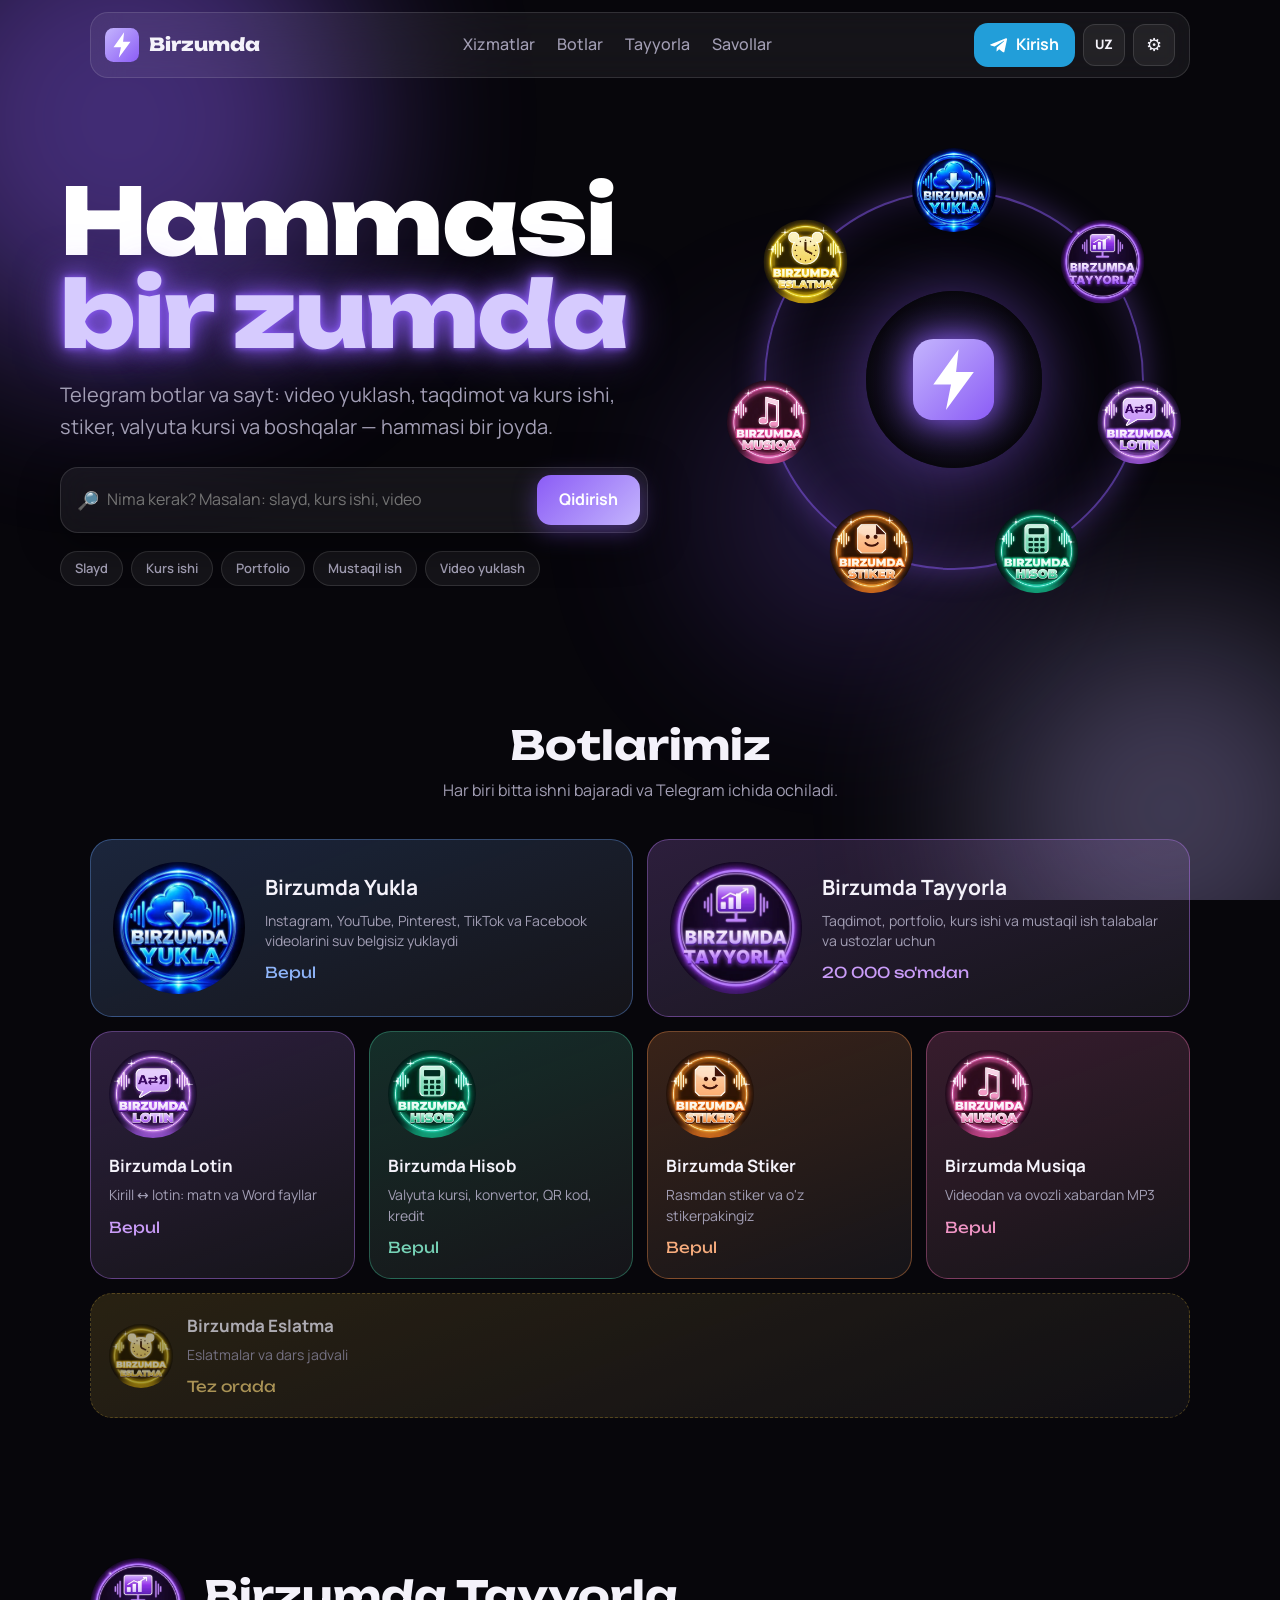
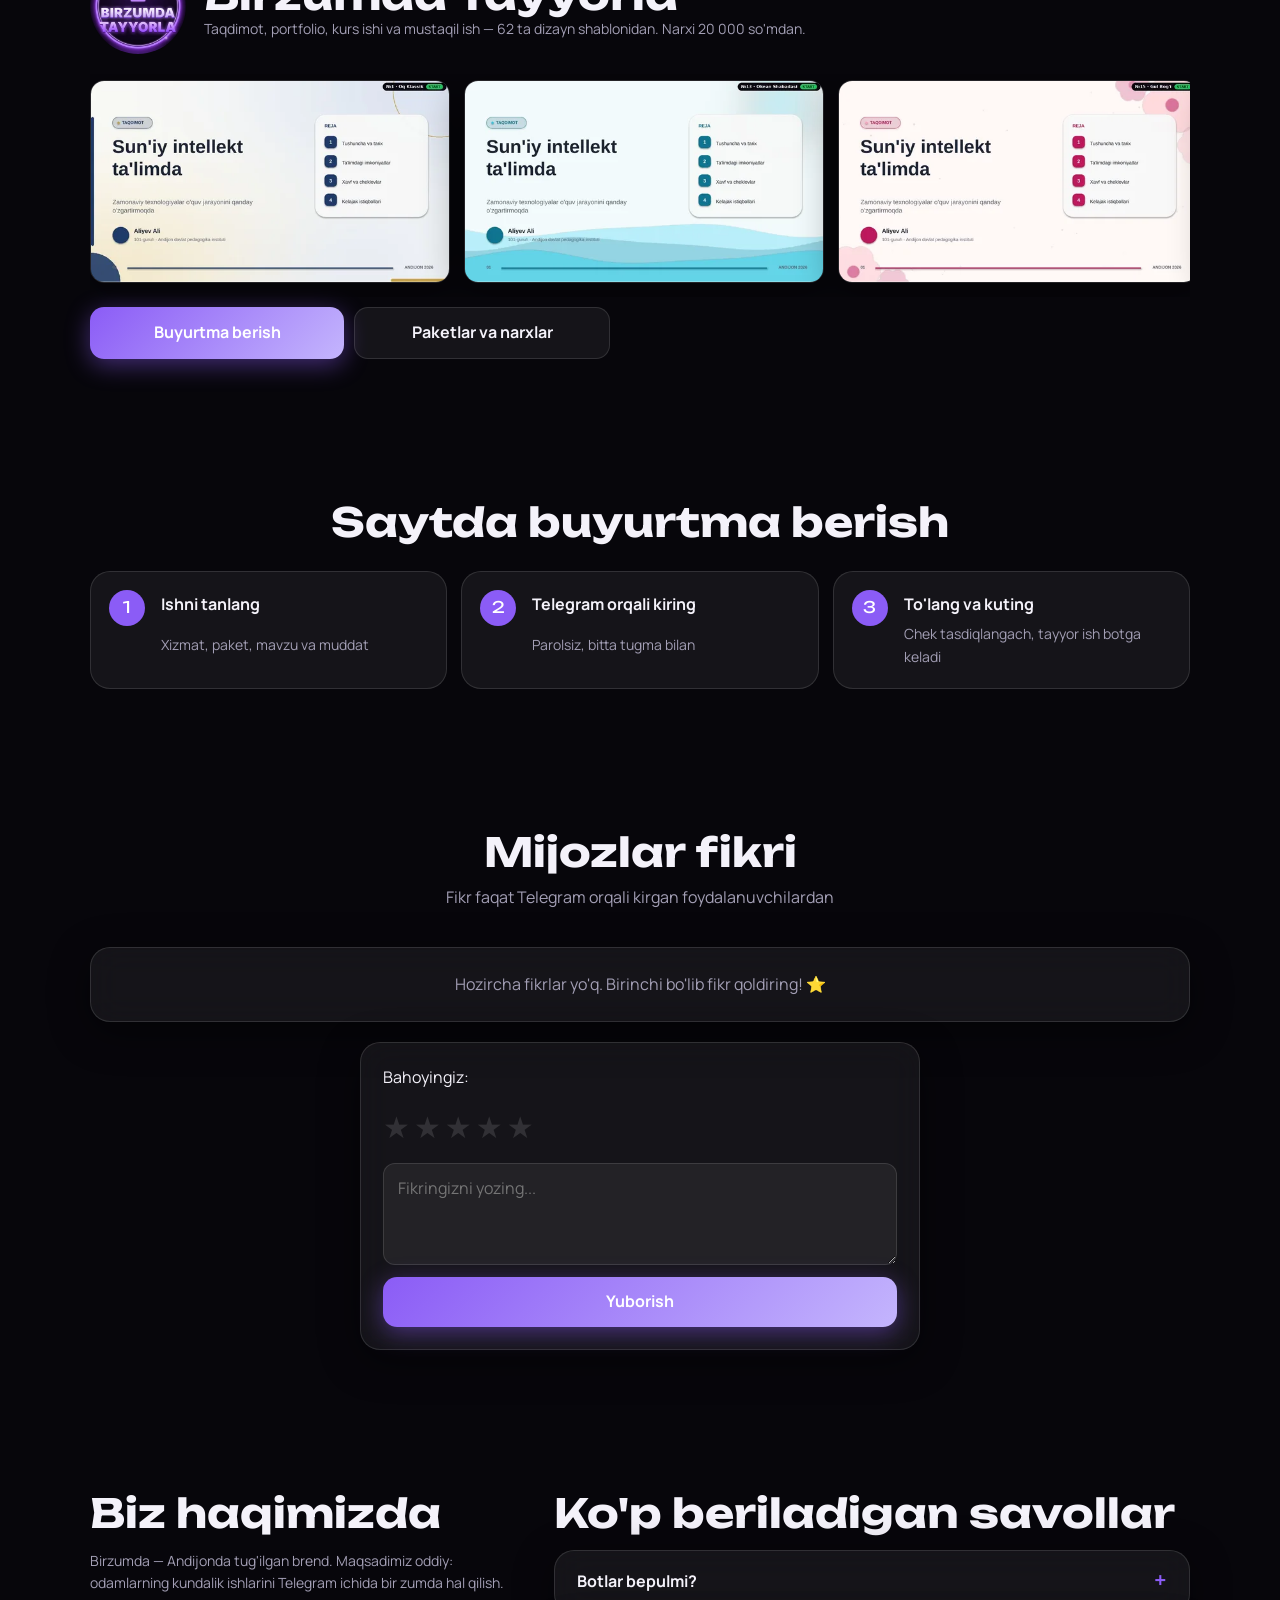
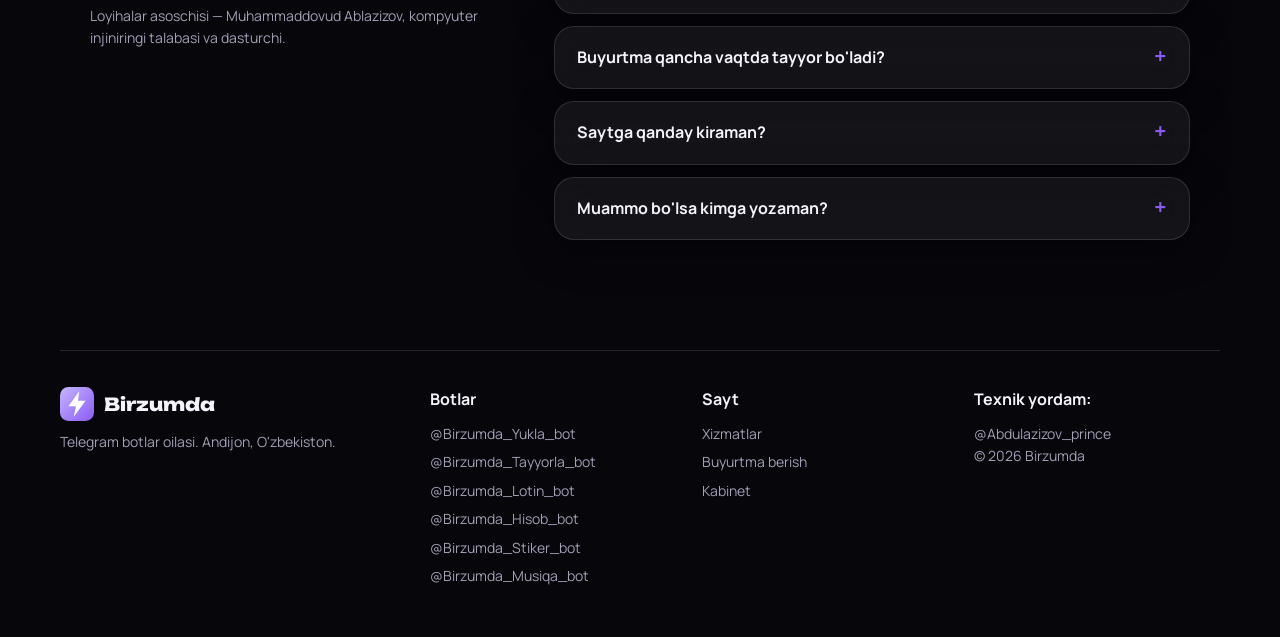
<file: index.html>
<!DOCTYPE html>
<html lang="uz" data-theme="kosmos" data-accent="auto">
<head>
  <meta charset="UTF-8">
  <meta name="viewport" content="width=device-width, initial-scale=1.0">
  <title>Birzumda — barcha loyihalar bir joyda</title>
  <meta name="description" content="Birzumda — Telegram botlar: Birzumda Yukla (video yuklash) va Birzumda Tayyorla (taqdimot, portfolio, kurs ishi).">
  <link rel="icon" href="data:image/svg+xml,%3Csvg xmlns='http://www.w3.org/2000/svg' viewBox='0 0 64 64'%3E%3Cdefs%3E%3ClinearGradient id='g' x1='0' y1='0' x2='1' y2='1'%3E%3Cstop offset='0' stop-color='%23a78bfa'/%3E%3Cstop offset='1' stop-color='%236d28d9'/%3E%3C/linearGradient%3E%3C/defs%3E%3Crect width='64' height='64' rx='16' fill='url(%23g)'/%3E%3Cpath d='M36 8 16 36h14l-4 20 22-30H34z' fill='white'/%3E%3C/svg%3E">
  <link rel="preconnect" href="https://fonts.googleapis.com">
  <link rel="preconnect" href="https://fonts.gstatic.com" crossorigin>
  <link href="https://fonts.googleapis.com/css2?family=Unbounded:wght@600;800&family=Manrope:wght@400;500;700&display=swap" rel="stylesheet">
  <link rel="stylesheet" href="style.css">
</head>
<body>
  <div class="progress" id="progress"></div>

  <!-- 1. Загрузочный экран -->
  <div id="loader">
    <div class="loader-logo">
      <svg viewBox="0 0 64 64" class="logo-icon big"><use href="#logo"/></svg>
      <span>Birzumda</span>
    </div>
    <div class="loader-bar"><i></i></div>
  </div>

  <!-- SVG логотип (используется несколько раз через <use>) -->
  <svg width="0" height="0" style="position:absolute">
    <defs>
      <linearGradient id="logoGrad" x1="0" y1="0" x2="1" y2="1">
        <stop offset="0" stop-color="var(--accent-2)"/>
        <stop offset="1" stop-color="var(--accent)"/>
      </linearGradient>
      <symbol id="logo" viewBox="0 0 64 64">
        <rect width="64" height="64" rx="16" fill="url(#logoGrad)"/>
        <path d="M36 8 16 36h14l-4 20 22-30H34z" fill="#fff"/>
      </symbol>
    </defs>
  </svg>

  <!-- 2. Анимированный фон -->
  <div class="bg">
    <div class="blob b1"></div>
    <div class="blob b2"></div>
    <div class="blob b3"></div>
    <canvas id="particles"></canvas>
  </div>

  <!-- 3. Шапка -->
  <header class="header">
    <a href="#top" class="brand">
      <svg viewBox="0 0 64 64" class="logo-icon"><use href="#logo"/></svg>
      <span>Birzumda</span>
    </a>
    <nav class="nav">
      <a href="services.html" data-i18n="nav_services">Xizmatlar</a>
      <a href="#projects" data-i18n="nav_bots">Botlar</a>
      <a href="#tayyorla">Tayyorla</a>
      <a href="#faq" data-i18n="nav_faq">Savollar</a>
    </nav>
    <div class="header-actions">
      <button class="btn btn-tg" id="loginBtn">
        <svg viewBox="0 0 24 24" width="18" height="18"><path fill="currentColor" d="M9.04 15.47 8.67 20.6c.53 0 .76-.23 1.04-.5l2.5-2.39 5.18 3.79c.95.53 1.62.25 1.88-.87l3.4-15.96c.31-1.41-.5-1.97-1.43-1.62L1.3 10.86c-1.37.53-1.35 1.3-.23 1.65l5.13 1.6L18.1 6.66c.56-.37 1.07-.17.65.2z"/></svg>
        <span data-i18n="login">Kirish</span>
      </button>
      <button class="icon-btn lang-btn" id="langQuick" aria-label="Til">UZ</button>
      <button class="icon-btn" id="settingsBtn" aria-label="Sozlamalar">⚙️</button>
    </div>
  </header>

  <!-- 4. Панель настроек -->
  <div class="overlay" id="overlay"></div>
  <aside class="settings" id="settings">
    <div class="settings-head">
      <h3 data-i18n="settings">Sozlamalar</h3>
      <button class="icon-btn" id="closeSettings" aria-label="Yopish">✕</button>
    </div>

    <div class="setting">
      <p data-i18n="theme">Mavzu</p>
      <div class="themes" id="themeList"></div>
    </div>

    <div class="setting">
      <p data-i18n="color">Rang</p>
      <div class="colors" id="colorSwitch">
        <button data-accent-set="auto" class="auto" aria-label="Avto"></button>
        <button data-accent-set="purple" style="--c:#8b5cf6" aria-label="Binafsha"></button>
        <button data-accent-set="blue" style="--c:#3b82f6" aria-label="Ko'k"></button>
        <button data-accent-set="green" style="--c:#10b981" aria-label="Yashil"></button>
        <button data-accent-set="pink" style="--c:#ec4899" aria-label="Pushti"></button>
        <button data-accent-set="gold" style="--c:#f59e0b" aria-label="Oltin"></button>
      </div>
    </div>

    <div class="setting">
      <p data-i18n="language">Til</p>
      <div class="segmented" id="langSwitch">
        <button data-lang-set="uz">🇺🇿 UZ</button>
        <button data-lang-set="ru">🇷🇺 RU</button>
        <button data-lang-set="en">🇬🇧 EN</button>
      </div>
    </div>

    <div class="setting">
      <p data-i18n="anim">Animatsiyalar</p>
      <div class="segmented">
        <button data-fx-set="full">✨ <span data-i18n="anim_full">To'liq</span></button>
        <button data-fx-set="lite">🍃 <span data-i18n="anim_lite">Yengil</span></button>
      </div>
    </div>

    <button class="reset-btn" id="resetBtn" data-i18n="reset">Sozlamalarni tiklash</button>
  </aside>

  <main id="top">

    <!-- 1. Главный экран: неоновая вывеска + орбита ботов -->
    <section class="hero2">
      <div class="hero-copy">
        <h1 class="neon-sign" id="sign"><span data-i18n="h1a">Hammasi</span> <span data-i18n="h1b">bir zumda</span></h1>
        <p class="hero-sub" data-i18n="hero_sub2">Telegram botlar va sayt: video yuklash, taqdimot va kurs ishi, stiker, valyuta kursi va boshqalar — hammasi bir joyda.</p>

        <form class="search-bar" id="heroSearch" autocomplete="off">
          <span class="search-ic">🔎</span>
          <input id="heroQ" data-i18n-ph="search_ph" placeholder="Nima kerak? Masalan: slayd, kurs ishi, video">
          <button class="btn btn-primary" type="submit" data-i18n="search_btn">Qidirish</button>
          <div class="suggest glass" id="suggest" hidden></div>
        </form>
        <div class="quick-tags" id="quickTags"></div>

        <div class="live" id="live" hidden>
          <span class="live-pill"><i class="dot"></i><b data-count="users">—</b> <span data-i18n="stat_users">foydalanuvchi</span></span>
          <span class="live-pill"><b data-count="orders">—</b> <span data-i18n="stat_orders">buyurtma bajarildi</span></span>
        </div>
      </div>

      <div class="orbit-wrap">
        <div class="orbit" id="orbit">
          <div class="orbit-ring"></div>
          <div class="core">
            <svg viewBox="0 0 64 64" class="core-icon"><use href="#logo"/></svg>
          </div>
          <div class="orbit-spin" id="orbitSpin"></div>
        </div>
        <div class="orbit-card glass" id="orbitCard" hidden></div>
      </div>
    </section>

    <!-- 2. Все боты -->
    <section class="section" id="projects">
      <h2 data-i18n="wall_title">Botlarimiz</h2>
      <p class="section-sub" data-i18n="wall_sub">Har biri bitta ishni bajaradi va Telegram ichida ochiladi.</p>
      <div class="wall" id="wall"></div>
    </section>

    <!-- 3. Витрина Tayyorla: настоящие шаблоны -->
    <section class="section showcase" id="tayyorla">
      <div class="show-head">
        <img src="media/logos/tayyorla.webp" alt="" width="96" height="96" loading="lazy">
        <div>
          <h2>Birzumda Tayyorla</h2>
          <p class="muted" data-i18n="show_sub">Taqdimot, portfolio, kurs ishi va mustaqil ish — 62 ta dizayn shablonidan. Narxi 20 000 so'mdan.</p>
        </div>
      </div>
      <div class="ribbon" id="ribbon" tabindex="0" aria-label="Shablonlar"></div>
      <div class="row-btns show-actions">
        <a href="order.html#s-taqdimot" class="btn btn-primary" data-i18n="order_btn">Buyurtma berish</a>
        <a href="bot.html#tayyorla" class="btn btn-ghost" data-i18n="show_prices">Paketlar va narxlar</a>
      </div>
    </section>

    <!-- 4. Как заказать на сайте — это последовательность, поэтому с номерами -->
    <section class="section" id="how">
      <h2 data-i18n="how_title">Saytda buyurtma berish</h2>
      <ol class="how3">
        <li><b data-i18n="how1">Ishni tanlang</b><span class="muted" data-i18n="how1s">Xizmat, paket, mavzu va muddat</span></li>
        <li><b data-i18n="how2">Telegram orqali kiring</b><span class="muted" data-i18n="how2s">Parolsiz, bitta tugma bilan</span></li>
        <li><b data-i18n="how3">To'lang va kuting</b><span class="muted" data-i18n="how3s">Chek tasdiqlangach, tayyor ish botga keladi</span></li>
      </ol>
    </section>

    <!-- 5. Отзывы -->
    <section class="section" id="reviews">
      <h2 data-i18n="reviews_title">Mijozlar fikri</h2>
      <p class="section-sub" data-i18n="reviews_sub">Fikr faqat Telegram orqali kirgan foydalanuvchilardan</p>
      <div class="reviews" id="reviewsList"></div>
      <form class="review-form glass" id="reviewForm">
        <p data-i18n="your_rating">Bahoyingiz:</p>
        <div class="stars-input" id="starsInput">
          <button type="button" data-star="1">★</button>
          <button type="button" data-star="2">★</button>
          <button type="button" data-star="3">★</button>
          <button type="button" data-star="4">★</button>
          <button type="button" data-star="5">★</button>
        </div>
        <textarea id="reviewText" rows="3" maxlength="400" data-i18n-ph="review_ph" placeholder="Fikringizni yozing..."></textarea>
        <button class="btn btn-primary" type="submit" data-i18n="send">Yuborish</button>
      </form>
    </section>

    <!-- 6. О нас + вопросы -->
    <section class="section two-col" id="faq">
      <div id="about">
        <h2 data-i18n="about_title">Biz haqimizda</h2>
        <p class="muted" data-i18n="about_p1">Birzumda — Andijonda tug'ilgan brend. Maqsadimiz oddiy: odamlarning kundalik ishlarini Telegram ichida bir zumda hal qilish.</p>
        <p class="muted" data-i18n="about_p2">Loyihalar asoschisi — Muhammaddovud Ablazizov, kompyuter injiniringi talabasi va dasturchi.</p>
      </div>
      <div>
        <h2 data-i18n="faq_title">Ko'p beriladigan savollar</h2>
        <div class="faq">
          <details class="glass"><summary data-i18n="q1">Botlar bepulmi?</summary><p data-i18n="a1"></p></details>
          <details class="glass"><summary data-i18n="q2">Buyurtma qancha vaqtda tayyor bo'ladi?</summary><p data-i18n="a2"></p></details>
          <details class="glass"><summary data-i18n="q3">Saytga qanday kiraman?</summary><p data-i18n="a3"></p></details>
          <details class="glass"><summary data-i18n="q4">Muammo bo'lsa kimga yozaman?</summary><p data-i18n="a4"></p></details>
        </div>
      </div>
    </section>
  </main>

  <!-- 7. Подвал -->
  <footer class="footer2">
    <div class="foot-brand">
      <div class="brand"><svg viewBox="0 0 64 64" class="logo-icon"><use href="#logo"/></svg><span>Birzumda</span></div>
      <p class="muted" data-i18n="foot_tag">Telegram botlar oilasi. Andijon, O'zbekiston.</p>
    </div>
    <div>
      <b data-i18n="foot_bots">Botlar</b>
      <ul id="footBots"></ul>
    </div>
    <div>
      <b data-i18n="foot_site">Sayt</b>
      <ul>
        <li><a href="services.html" data-i18n="nav_services">Xizmatlar</a></li>
        <li><a href="order.html" data-i18n="order_btn">Buyurtma berish</a></li>
        <li><a href="cabinet.html" data-i18n="cabinet">Kabinet</a></li>
      </ul>
    </div>
    <div>
      <b data-i18n="support">Texnik yordam:</b>
      <ul><li><a href="https://t.me/Abdulazizov_prince" target="_blank" rel="noopener">@Abdulazizov_prince</a></li></ul>
      <p class="muted">© <span id="year"></span> Birzumda</p>
    </div>
  </footer>

  <!-- Кнопка «наверх» с кольцом прогресса -->
  <button class="totop" id="totop" aria-label="Yuqoriga">
    <svg viewBox="0 0 52 52"><circle cx="26" cy="26" r="24" id="totopRing"/></svg>↑
  </button>

  <!-- Нижнее меню для телефона -->
  <nav class="bnav" id="bnav">
    <a href="#top" data-sec="top"><i>🏠</i><span data-i18n="bn_home">Asosiy</span></a>
    <a href="services.html"><i>🛒</i><span data-i18n="bn_services">Xizmatlar</span></a>
    <a href="#projects" data-sec="projects"><i>🤖</i><span data-i18n="bn_projects">Botlar</span></a>
    <a href="#" id="bnavLogin"><i>👤</i><span data-i18n="login">Kirish</span></a>
  </nav>

  <!-- Окно с QR-кодом -->
  <div class="modal" id="qrModal">
    <div class="modal-box glass">
      <h3 id="qrTitle">QR</h3>
      <div class="qr" id="qrBox"></div>
      <p class="muted" data-i18n="qr_hint">Kamerani QR kodga qarating — bot ochiladi</p>
      <button class="btn btn-ghost" id="qrClose" data-i18n="close">Yopish</button>
    </div>
  </div>

  <div class="toast" id="toast"></div>

  <script src="core.js"></script>
  <script src="fx.js"></script>
  <script src="catalog.js"></script>
  <script src="script.js"></script>
</body>
</html>
</file>
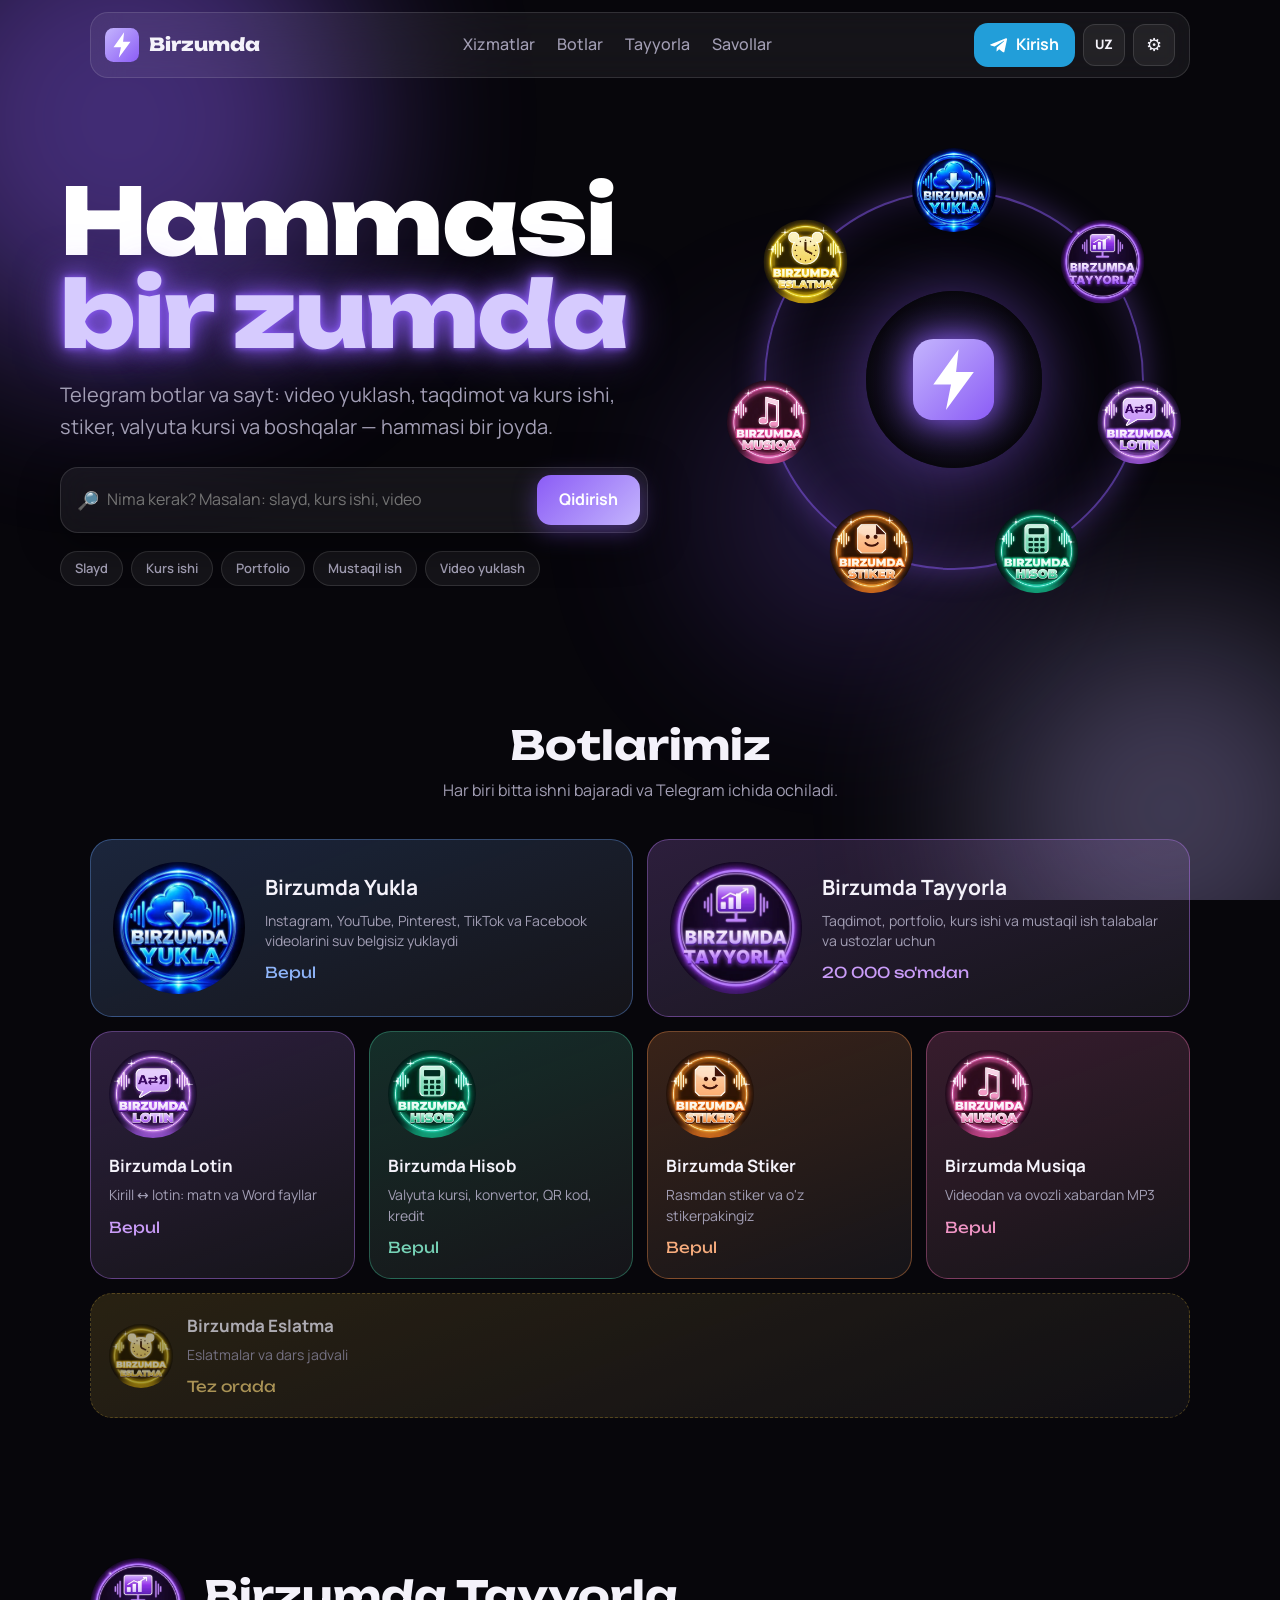
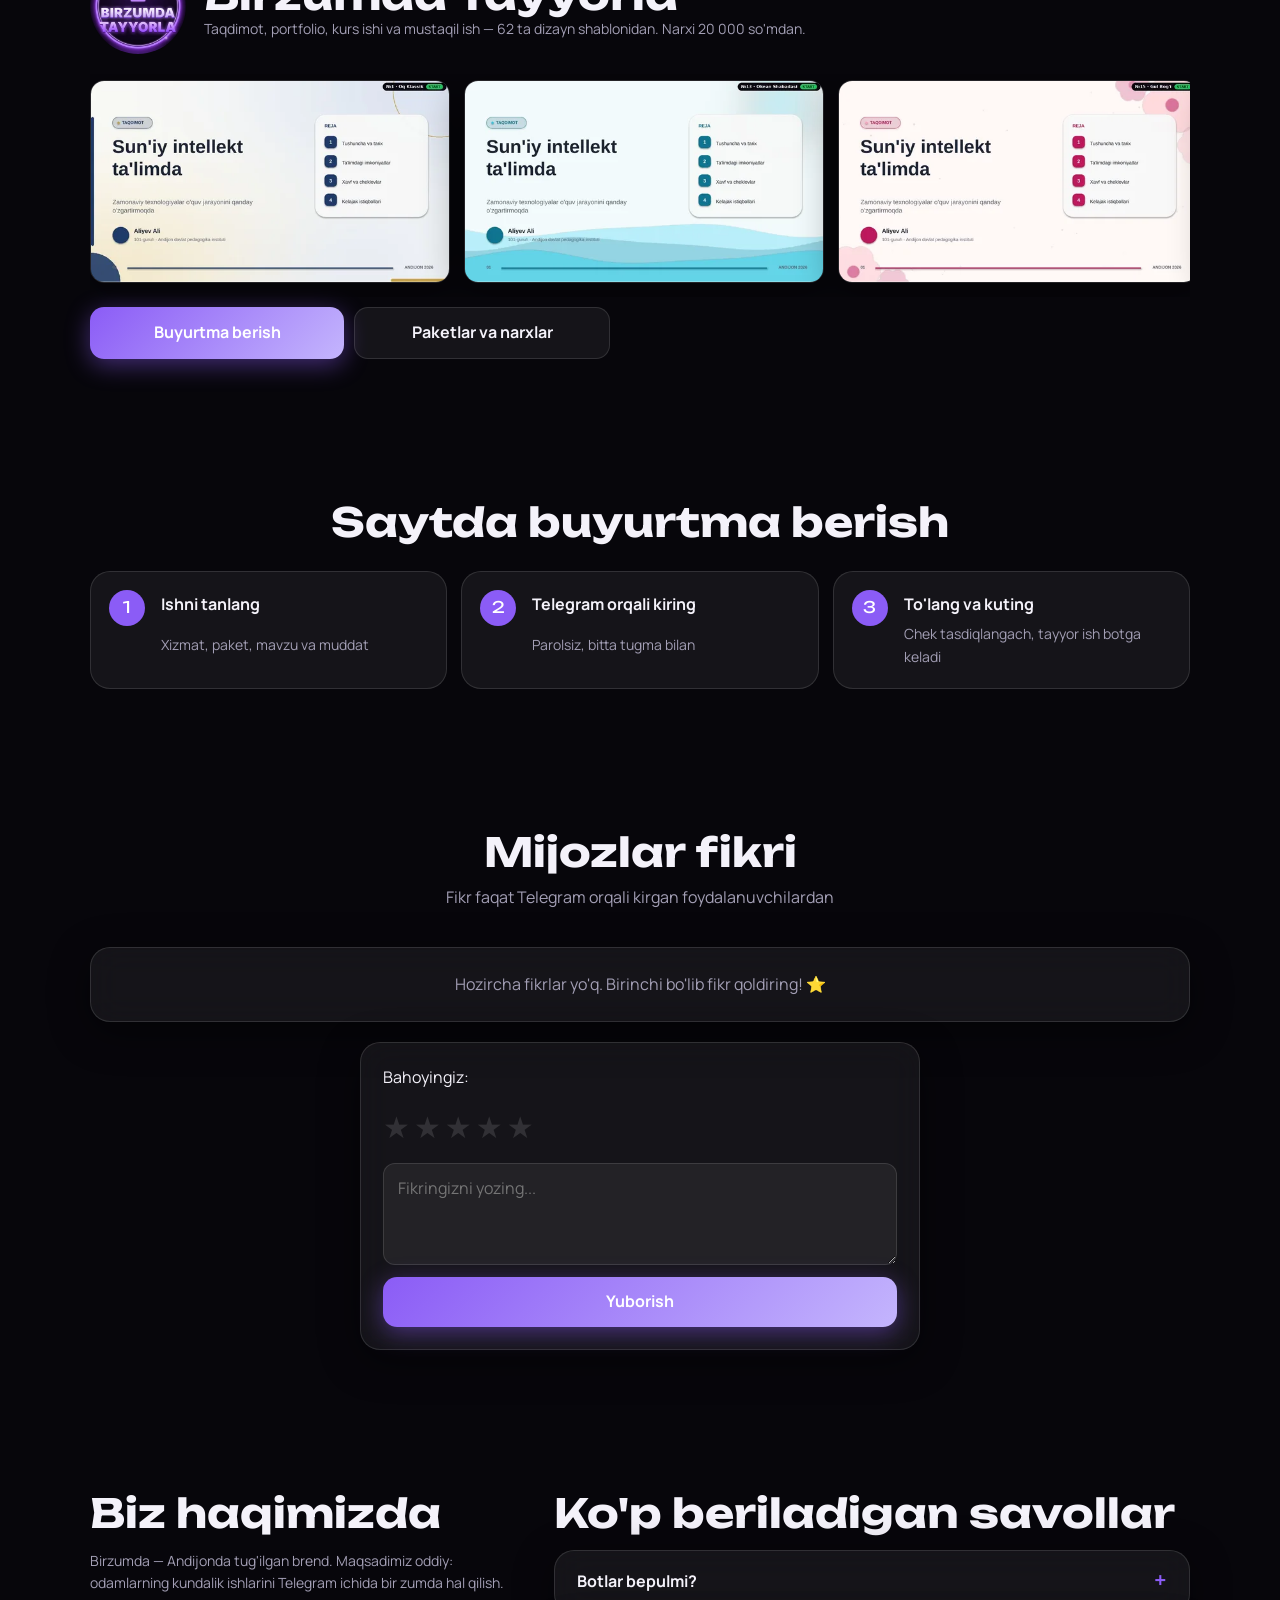
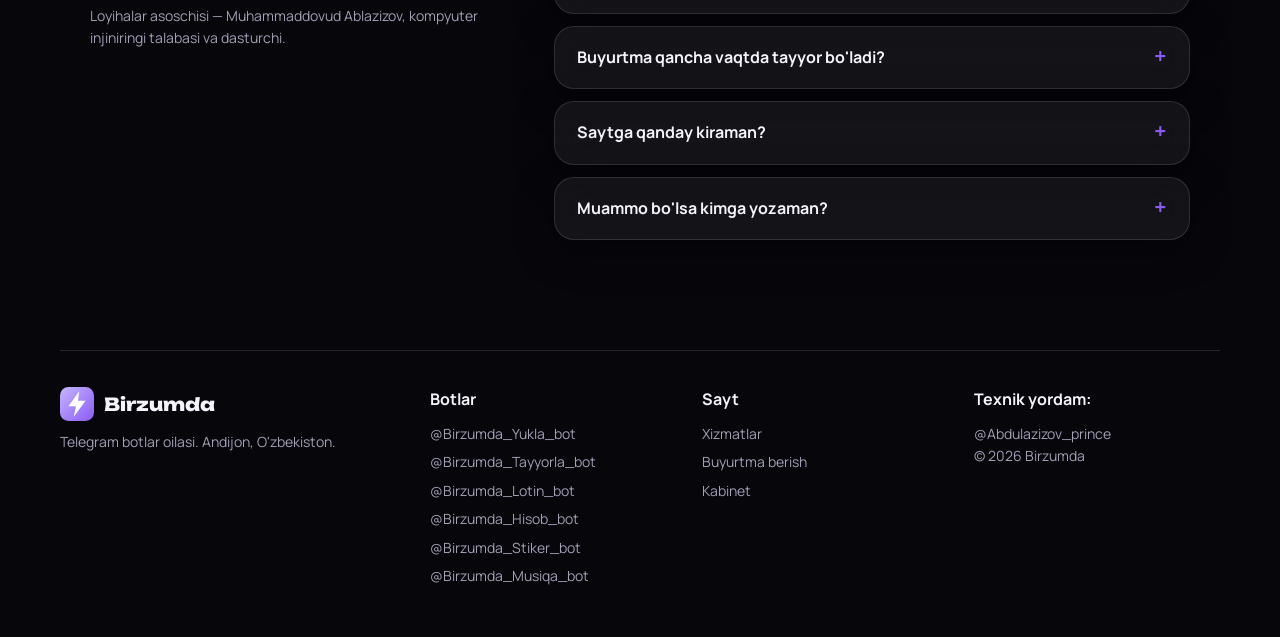
<file: admin.html>
<!DOCTYPE html>
<html lang="ru" data-theme="kosmos" data-accent="auto">
<head>
  <meta charset="UTF-8">
  <meta name="viewport" content="width=device-width, initial-scale=1.0">
  <meta name="robots" content="noindex">
  <title>Админ-панель — Birzumda</title>
  <link rel="icon" href="data:image/svg+xml,%3Csvg xmlns='http://www.w3.org/2000/svg' viewBox='0 0 64 64'%3E%3Crect width='64' height='64' rx='16' fill='%237c3aed'/%3E%3Cpath d='M36 8 16 36h14l-4 20 22-30H34z' fill='white'/%3E%3C/svg%3E">
  <link href="https://fonts.googleapis.com/css2?family=Unbounded:wght@600;800&family=Manrope:wght@400;500;700&display=swap" rel="stylesheet">
  <link rel="stylesheet" href="style.css">
</head>
<body>
  <div class="bg"><div class="blob b1"></div><div class="blob b2"></div></div>

  <header class="header">
    <a href="index.html" class="brand">
      <svg viewBox="0 0 64 64" class="logo-icon"><rect width="64" height="64" rx="16" fill="var(--accent)"/><path d="M36 8 16 36h14l-4 20 22-30H34z" fill="#fff"/></svg>
      <span>Admin</span>
    </a>
    <div class="header-actions">
      <button class="btn btn-ghost" id="refreshBtn">🔄</button>
      <a href="cabinet.html" class="btn btn-ghost">👤 Кабинет</a>
    </div>
  </header>

  <main class="page">
    <h1>🛠 Birzumda Tayyorla</h1>

    <section class="kpis">
      <div class="kpi glass"><span>👥 Пользователи</span><b id="users">—</b><small class="muted" id="usersToday"></small></div>
      <div class="kpi glass"><span>💰 Выручка</span><b id="revenue">—</b><small class="muted" id="revenueToday"></small></div>
      <div class="kpi glass"><span>📦 Заказы</span><b id="ordersTotal">—</b><small class="muted" id="ordersStatus"></small></div>
    </section>

    <section class="glass block">
      <h2>⭐ Отзывы на проверке</h2>
      <div id="reviews"></div>
    </section>

    <section class="glass block">
      <h2>📋 Последние заказы</h2>
      <div id="orders"></div>
    </section>

    <section class="glass block">
      <h2>🎟 Активные промокоды</h2>
      <div id="promos"></div>
      <p class="muted">Создавать промокоды — в боте: <code>/promo</code> или <code>/haftalik 15</code></p>
    </section>
  </main>

  <div class="toast" id="toast"></div>
  <script src="core.js"></script>
  <script src="admin.js"></script>
</body>
</html>
</file>
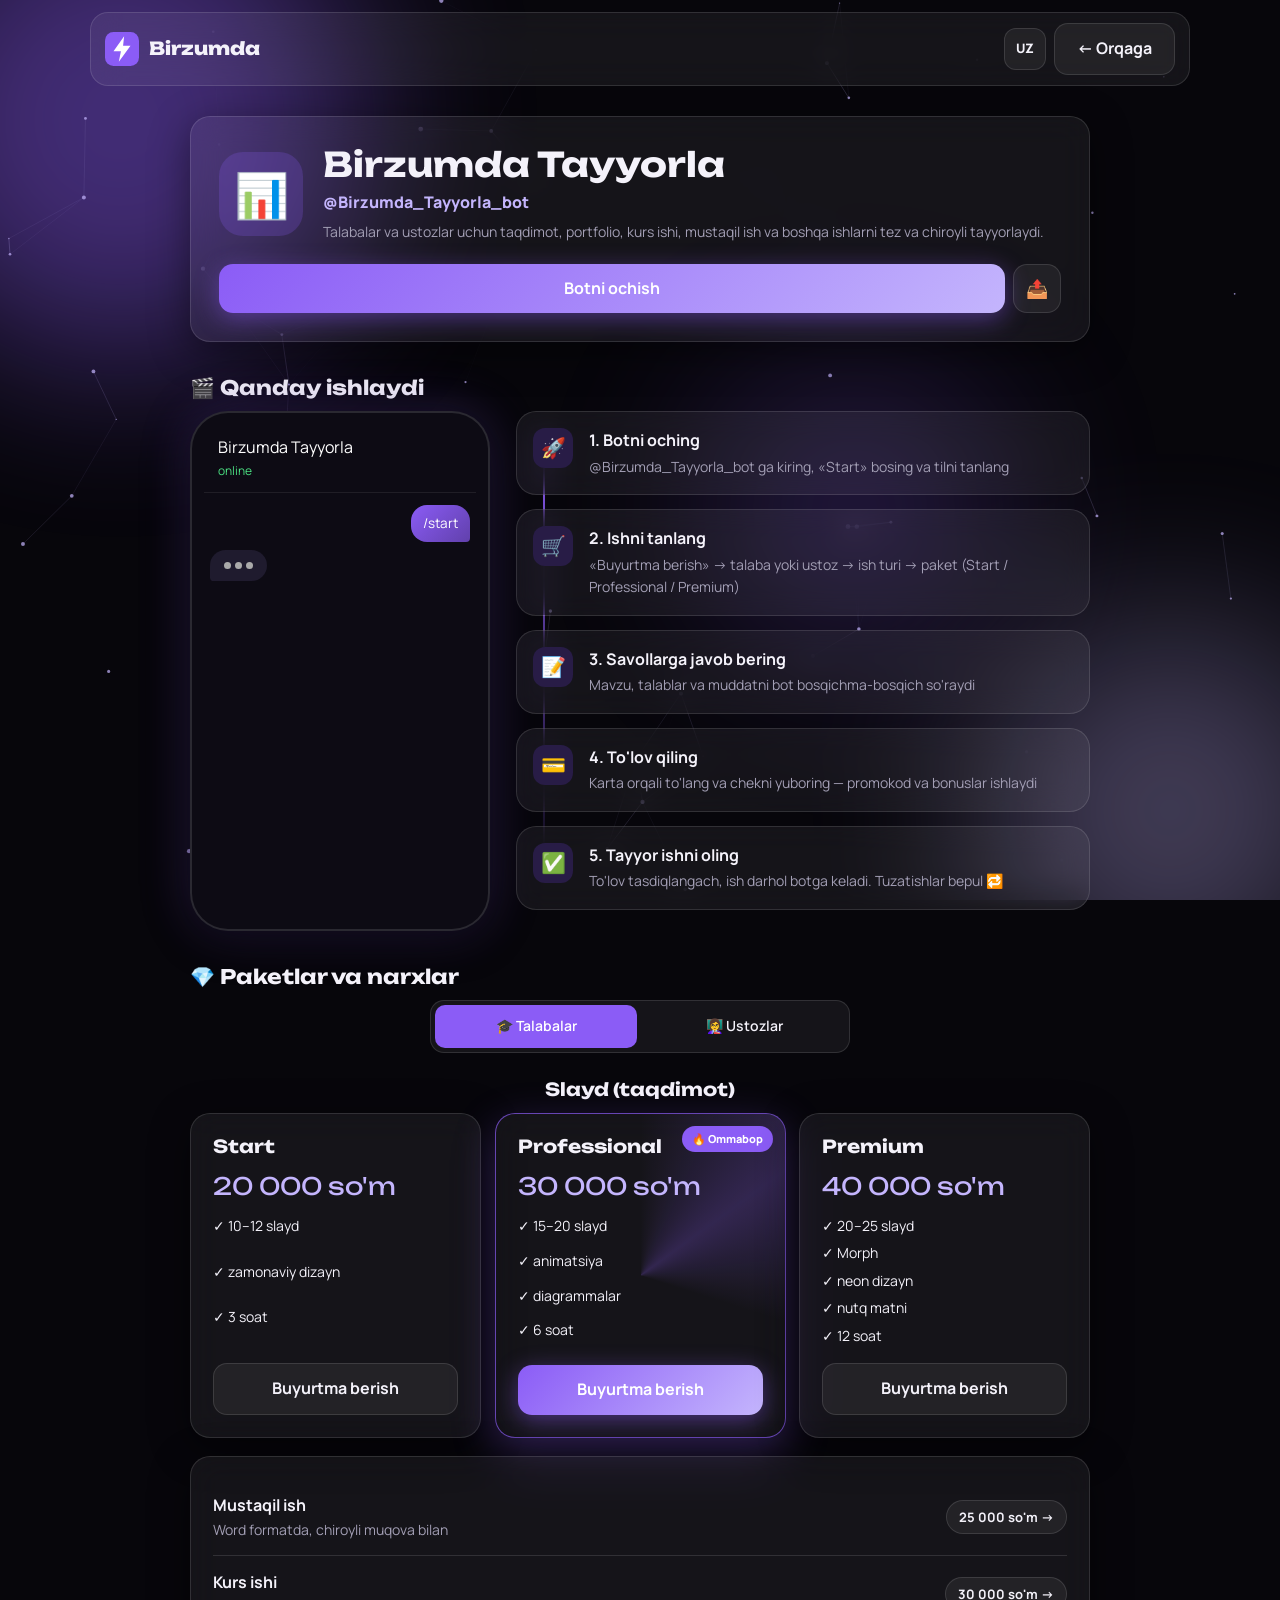
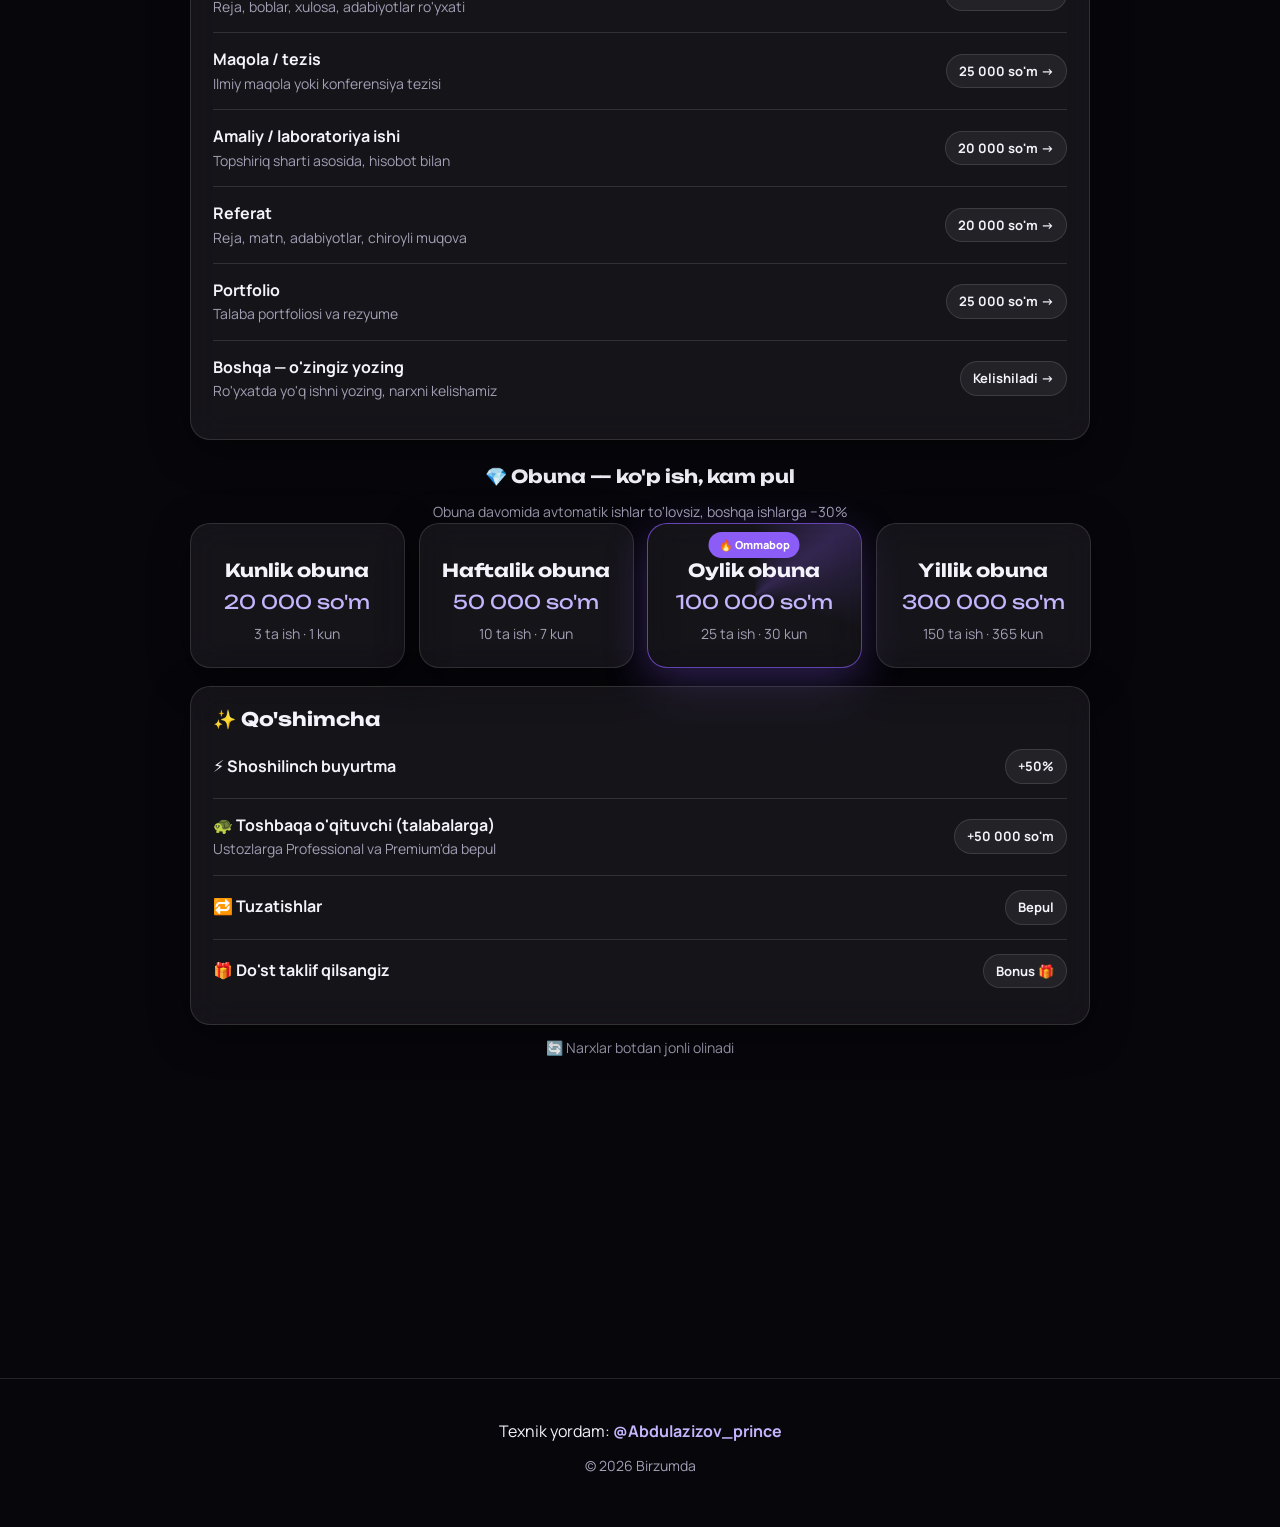
<file: bot.html>
<!DOCTYPE html>
<html lang="uz" data-theme="kosmos" data-accent="auto">
<head>
  <meta charset="UTF-8">
  <meta name="viewport" content="width=device-width, initial-scale=1.0">
  <title>Bot — Birzumda</title>
  <link rel="icon" href="data:image/svg+xml,%3Csvg xmlns='http://www.w3.org/2000/svg' viewBox='0 0 64 64'%3E%3Crect width='64' height='64' rx='16' fill='%237c3aed'/%3E%3Cpath d='M36 8 16 36h14l-4 20 22-30H34z' fill='white'/%3E%3C/svg%3E">
  <link href="https://fonts.googleapis.com/css2?family=Unbounded:wght@600;800&family=Manrope:wght@400;500;700&display=swap" rel="stylesheet">
  <link rel="stylesheet" href="style.css">
</head>
<body>
  <div class="progress" id="progress"></div>
  <div class="bg">
    <div class="blob b1"></div><div class="blob b2"></div><div class="blob b3"></div>
    <canvas id="particles"></canvas>
  </div>

  <header class="header">
    <a href="index.html" class="brand">
      <svg viewBox="0 0 64 64" class="logo-icon"><rect width="64" height="64" rx="16" fill="var(--accent)"/><path d="M36 8 16 36h14l-4 20 22-30H34z" fill="#fff"/></svg>
      <span>Birzumda</span>
    </a>
    <div class="header-actions">
      <button class="icon-btn lang-btn" id="langQuick">UZ</button>
      <a href="index.html#projects" class="btn btn-ghost" data-b="back">← Orqaga</a>
    </div>
  </header>

  <main class="page bot-page">
    <!-- 1. Шапка бота -->
    <section class="bot-hero glass reveal">
      <div class="bot-icon" id="botIcon">🤖</div>
      <div class="bot-info">
        <h1 id="botName">...</h1>
        <button class="nick" id="botNick" title="Copy">@...</button>
        <p class="muted" id="botDesc"></p>
        <span class="status" id="botStatus" hidden><i></i><em></em></span>
      </div>
      <div class="card-actions">
        <a class="btn btn-primary" id="botOpen" target="_blank" rel="noopener" data-b="open">Botni ochish</a>
        <button class="mini-btn" id="botShare" aria-label="Share">📤</button>
      </div>
    </section>

    <!-- 2. Как работает: демо + шаги -->
    <section class="reveal">
      <h2 class="sec-title" data-b="how">🎬 Qanday ishlaydi</h2>
      <div class="how">
        <div class="phone" id="phone">
          <div class="phone-top"><span id="phoneName">Bot</span><small data-b="online">online</small></div>
          <div class="chat" id="chat"></div>
        </div>
        <ol class="steps" id="steps"></ol>
      </div>
    </section>

    <!-- 3. Пакеты и цены -->
    <section class="reveal">
      <h2 class="sec-title" data-b="packages">💎 Paketlar va narxlar</h2>
      <div id="packages"></div>
    </section>

    <!-- 4. Информация о боте -->
    <section class="glass block bot-meta reveal">
      <h2 data-b="info">ℹ️ Bot haqida</h2>
      <div class="meta-grid" id="meta"></div>
      <a class="btn btn-primary full" id="botOpen2" target="_blank" rel="noopener" data-b="open_big">🚀 Botni hoziroq ochish</a>
    </section>
  </main>

  <footer class="footer">
    <p><span data-b="support">Texnik yordam:</span> <a href="https://t.me/Abdulazizov_prince" target="_blank" rel="noopener">@Abdulazizov_prince</a></p>
    <p class="muted">© <span id="year"></span> Birzumda</p>
  </footer>

  <div class="toast" id="toast"></div>
  <script src="core.js"></script>
  <script src="fx.js"></script>
  <script src="bots.js"></script>
  <script src="bot.js"></script>
</body>
</html>
</file>
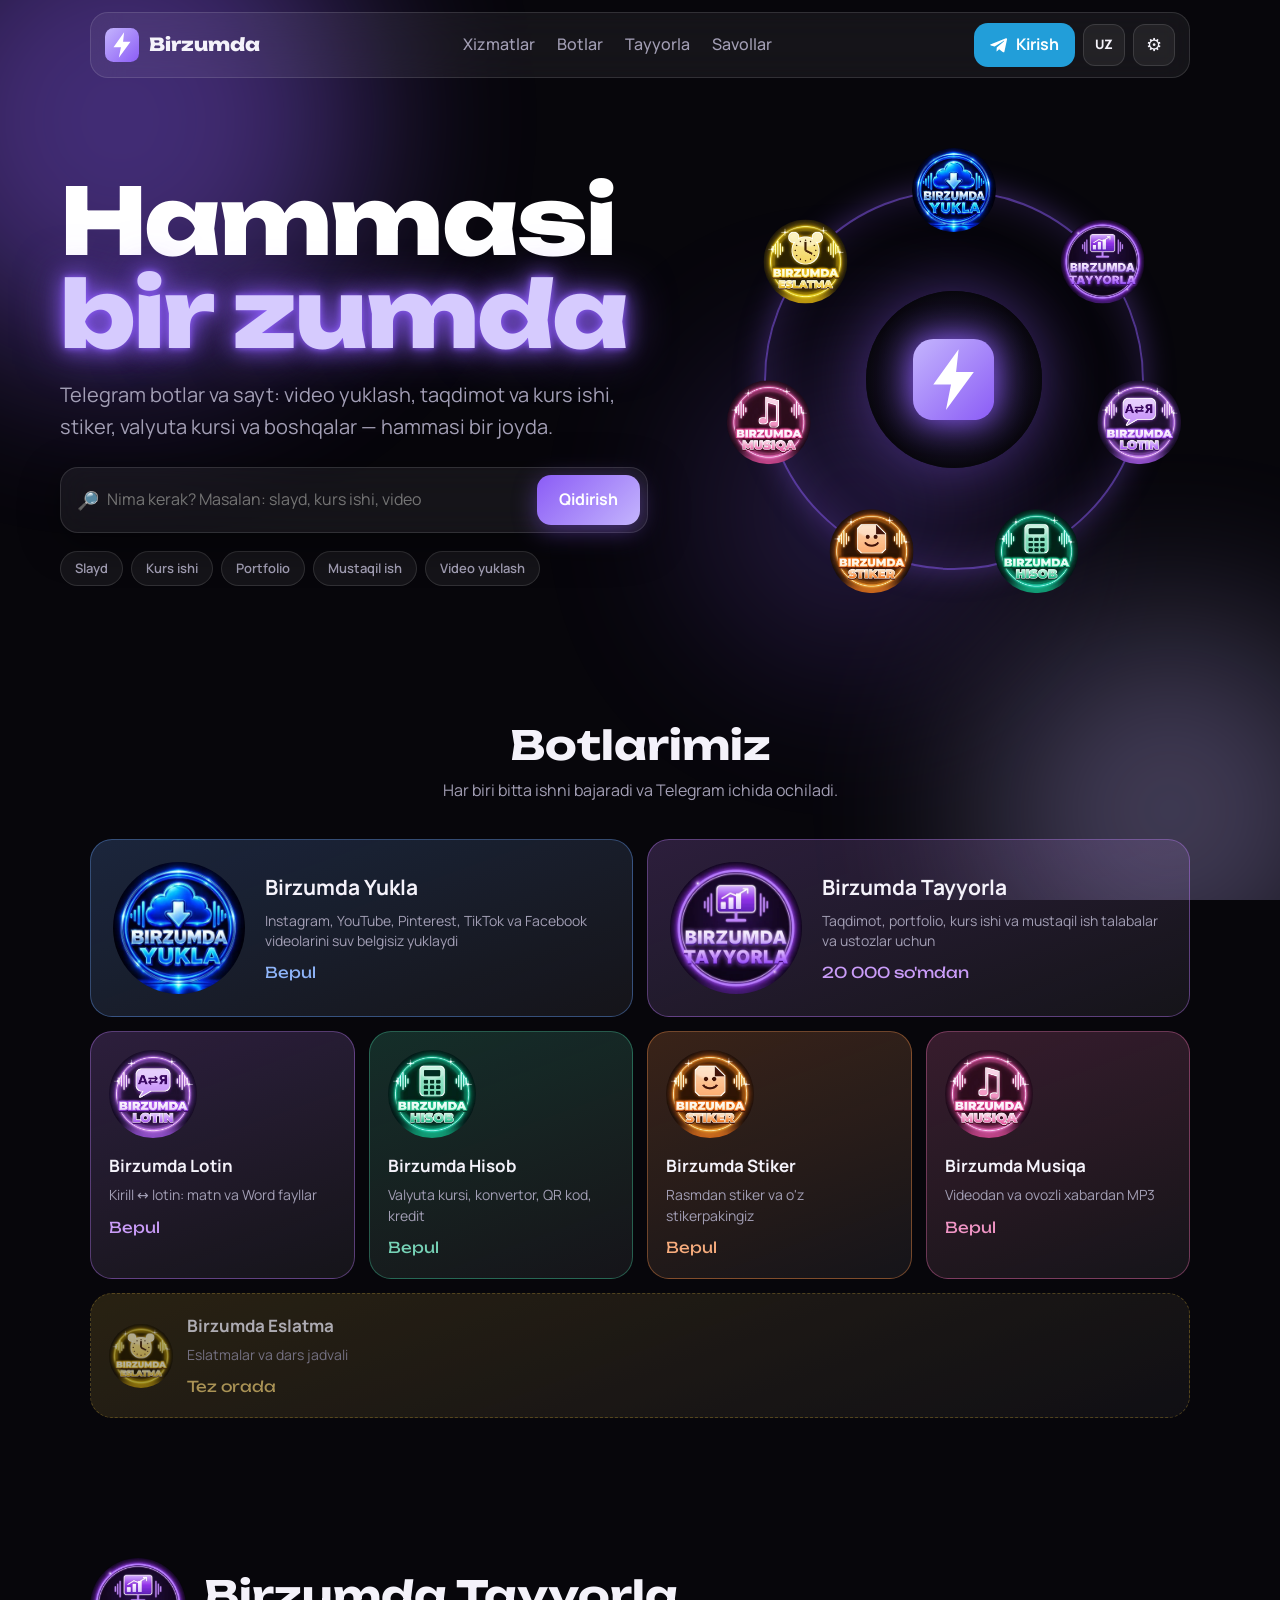
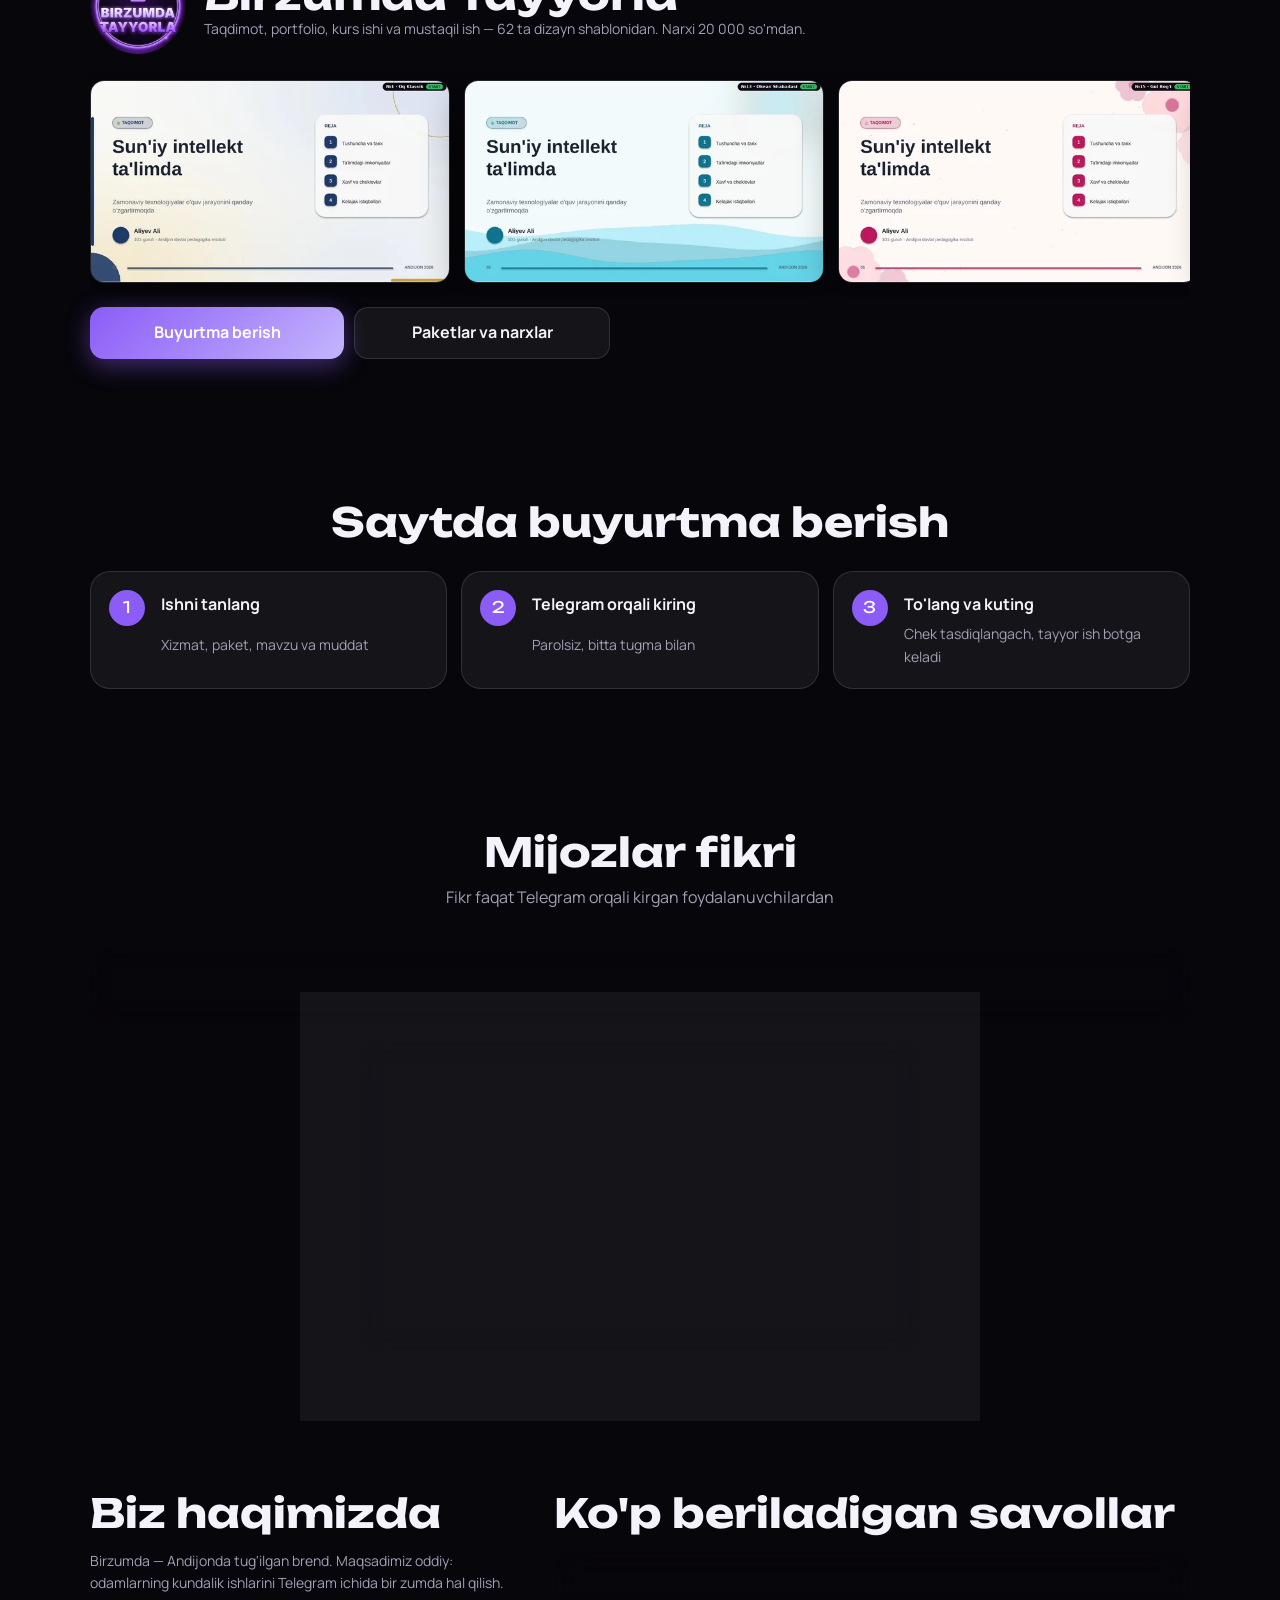
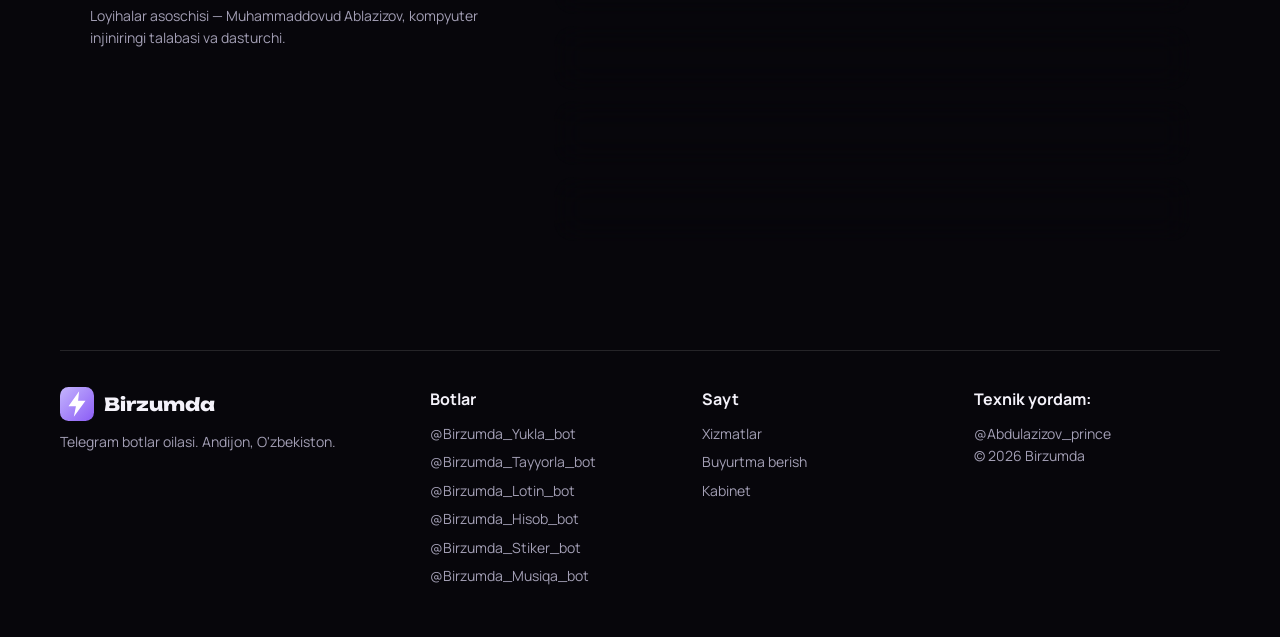
<file: cabinet.html>
<!DOCTYPE html>
<html lang="uz" data-theme="kosmos" data-accent="auto">
<head>
  <meta charset="UTF-8">
  <meta name="viewport" content="width=device-width, initial-scale=1.0">
  <title>Kabinet — Birzumda</title>
  <link rel="icon" href="data:image/svg+xml,%3Csvg xmlns='http://www.w3.org/2000/svg' viewBox='0 0 64 64'%3E%3Crect width='64' height='64' rx='16' fill='%237c3aed'/%3E%3Cpath d='M36 8 16 36h14l-4 20 22-30H34z' fill='white'/%3E%3C/svg%3E">
  <link href="https://fonts.googleapis.com/css2?family=Unbounded:wght@600;800&family=Manrope:wght@400;500;700&display=swap" rel="stylesheet">
  <link rel="stylesheet" href="style.css">
</head>
<body>
  <div class="bg"><div class="blob b1"></div><div class="blob b2"></div></div>

  <header class="header">
    <a href="index.html" class="brand">
      <svg viewBox="0 0 64 64" class="logo-icon"><rect width="64" height="64" rx="16" fill="var(--accent)"/><path d="M36 8 16 36h14l-4 20 22-30H34z" fill="#fff"/></svg>
      <span>Birzumda</span>
    </a>
    <div class="header-actions">
      <a href="admin.html" class="btn btn-ghost" id="adminLink" hidden>🛠 Admin</a>
      <button class="btn btn-ghost" id="logoutBtn" data-c="logout">Chiqish</button>
    </div>
  </header>

  <main class="page">
    <!-- Профиль -->
    <section class="profile glass">
      <div class="avatar big" id="avatar">?</div>
      <div>
        <h1 id="userName">...</h1>
        <p class="muted" id="userHandle"></p>
      </div>
    </section>

    <p class="glass notice" id="notKnown" hidden>
      <span data-c="not_known">Siz hali Birzumda Tayyorla botidan foydalanmagansiz.</span>
      <a href="https://t.me/Birzumda_Tayyorla_bot" class="btn btn-primary" target="_blank" rel="noopener" data-c="open_bot">Botni ochish</a>
    </p>

    <!-- Бонусы, промокод, бесплатные работы -->
    <section class="kpis">
      <div class="kpi glass">
        <span data-c="bonus">💰 Bonus</span>
        <b id="bonus">—</b>
      </div>
      <div class="kpi glass" id="promoBox" hidden>
        <span data-c="weekly">⚡ Haftalik promokod</span>
        <b><code id="promoCode"></code> <small id="promoPct"></small></b>
        <button class="btn btn-ghost small" data-copy="promoCode" data-c="copy">Nusxa olish</button>
      </div>
      <div class="kpi glass" id="creditsBox" hidden>
        <span data-c="free_works">🎁 Bepul ishlar</span>
        <b id="credits"></b>
      </div>
    </section>

    <!-- Рефералы -->
    <section class="glass block">
      <h2 data-c="ref_title">👥 Do'stlarni taklif qiling</h2>
      <p class="muted" data-c="ref_text">Do'stingiz havola orqali kelib birinchi to'lovni qilsa — sizga bonus beriladi.</p>
      <div class="copy-row">
        <input id="refLink" readonly>
        <button class="btn btn-primary" data-copy="refLink" data-c="copy">Nusxa olish</button>
      </div>
      <p class="muted"><span data-c="invited">Taklif qilinganlar:</span> <b id="invited">0</b> · <span data-c="paid">To'lov qilganlar:</span> <b id="paid">0</b></p>
    </section>

    <!-- Заказы -->
    <section class="glass block">
      <div class="row-btns" style="justify-content:space-between;align-items:center"><h2 data-c="orders">📋 Buyurtmalarim</h2>
        <a href="order.html" class="btn btn-primary small" data-c="new_order" style="flex:0">➕ Yangi buyurtma</a></div>
      <div id="orders"></div>
    </section>
  </main>

  <div class="toast" id="toast"></div>
  <script src="core.js"></script>
  <script src="cabinet.js"></script>
</body>
</html>
</file>
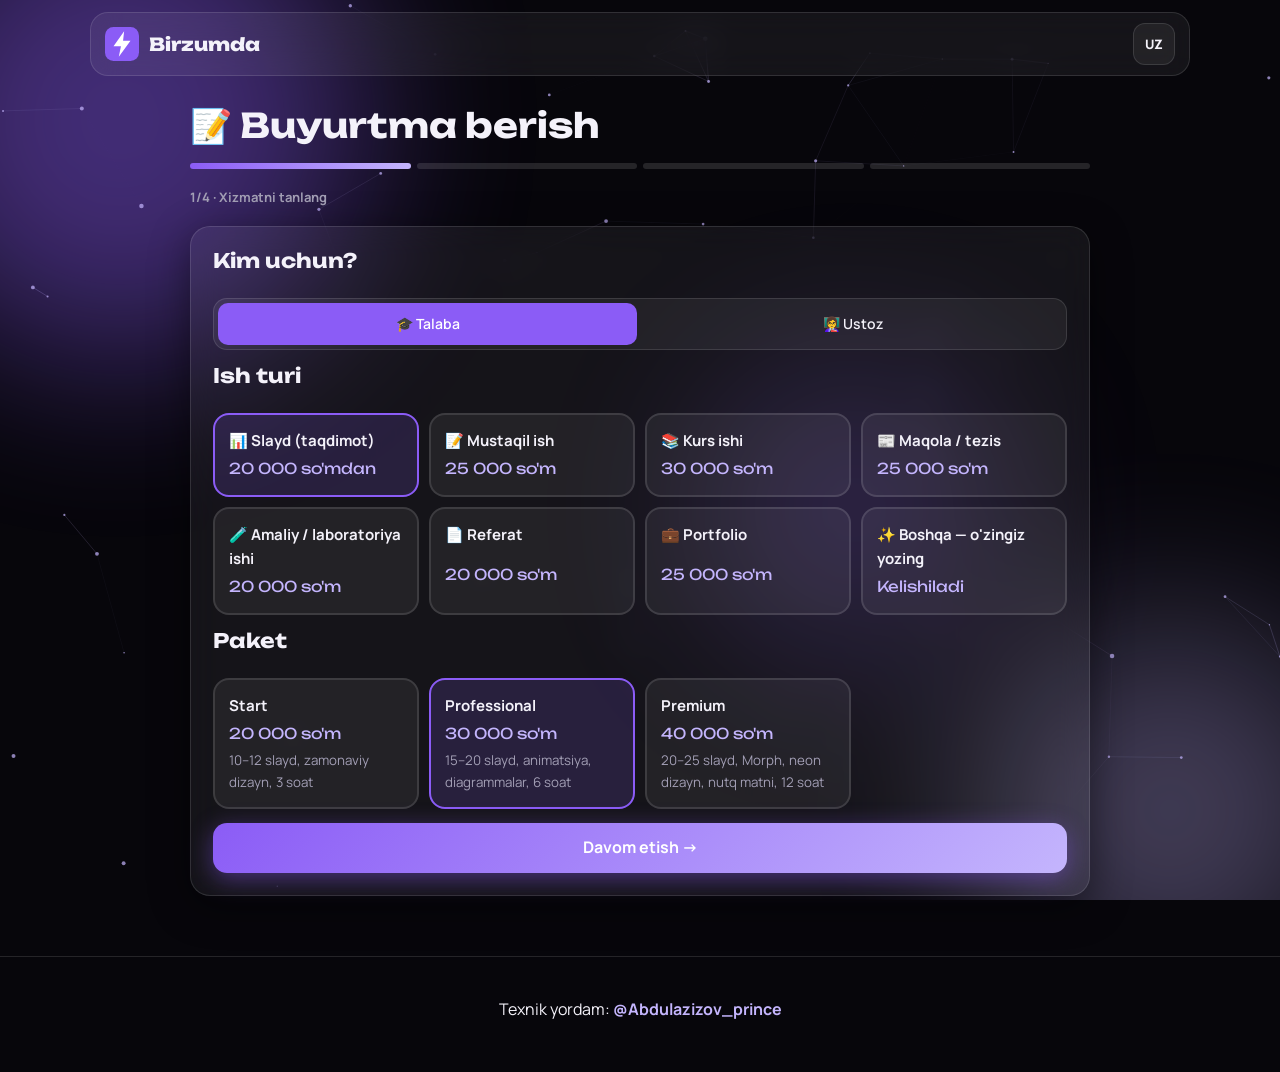
<file: order.html>
<!DOCTYPE html>
<html lang="uz" data-theme="kosmos" data-accent="auto">
<head>
  <meta charset="UTF-8">
  <meta name="viewport" content="width=device-width, initial-scale=1.0">
  <title>Buyurtma — Birzumda</title>
  <link rel="icon" href="data:image/svg+xml,%3Csvg xmlns='http://www.w3.org/2000/svg' viewBox='0 0 64 64'%3E%3Crect width='64' height='64' rx='16' fill='%237c3aed'/%3E%3Cpath d='M36 8 16 36h14l-4 20 22-30H34z' fill='white'/%3E%3C/svg%3E">
  <link href="https://fonts.googleapis.com/css2?family=Unbounded:wght@600;800&family=Manrope:wght@400;500;700&display=swap" rel="stylesheet">
  <link rel="stylesheet" href="style.css">
</head>
<body>
  <div class="progress" id="progress"></div>
  <div class="bg">
    <div class="blob b1"></div><div class="blob b2"></div><div class="blob b3"></div>
    <canvas id="particles"></canvas>
  </div>

  <header class="header">
    <a href="index.html" class="brand">
      <svg viewBox="0 0 64 64" class="logo-icon"><rect width="64" height="64" rx="16" fill="var(--accent)"/><path d="M36 8 16 36h14l-4 20 22-30H34z" fill="#fff"/></svg>
      <span>Birzumda</span>
    </a>
    <div class="header-actions">
      <button class="icon-btn lang-btn" id="langQuick">UZ</button>
      <a href="cabinet.html" class="btn btn-ghost" id="cabLink">👤</a>
    </div>
  </header>

  <main class="page">
    <h1 class="reveal" data-o="title">📝 Buyurtma berish</h1>
    <div class="wizard">
      <div class="steps-bar" id="stepsBar"><span></span><span></span><span></span><span></span></div>
      <p class="step-label" id="stepLabel"></p>
      <div id="stage"></div>
    </div>
  </main>

  <footer class="footer">
    <p><span data-o="support">Texnik yordam:</span> <a href="https://t.me/Abdulazizov_prince" target="_blank" rel="noopener">@Abdulazizov_prince</a></p>
  </footer>
  <div class="toast" id="toast"></div>
  <script src="core.js"></script>
  <script src="fx.js"></script>
  <script src="catalog.js"></script>
  <script src="order.js"></script>
</body>
</html>
</file>
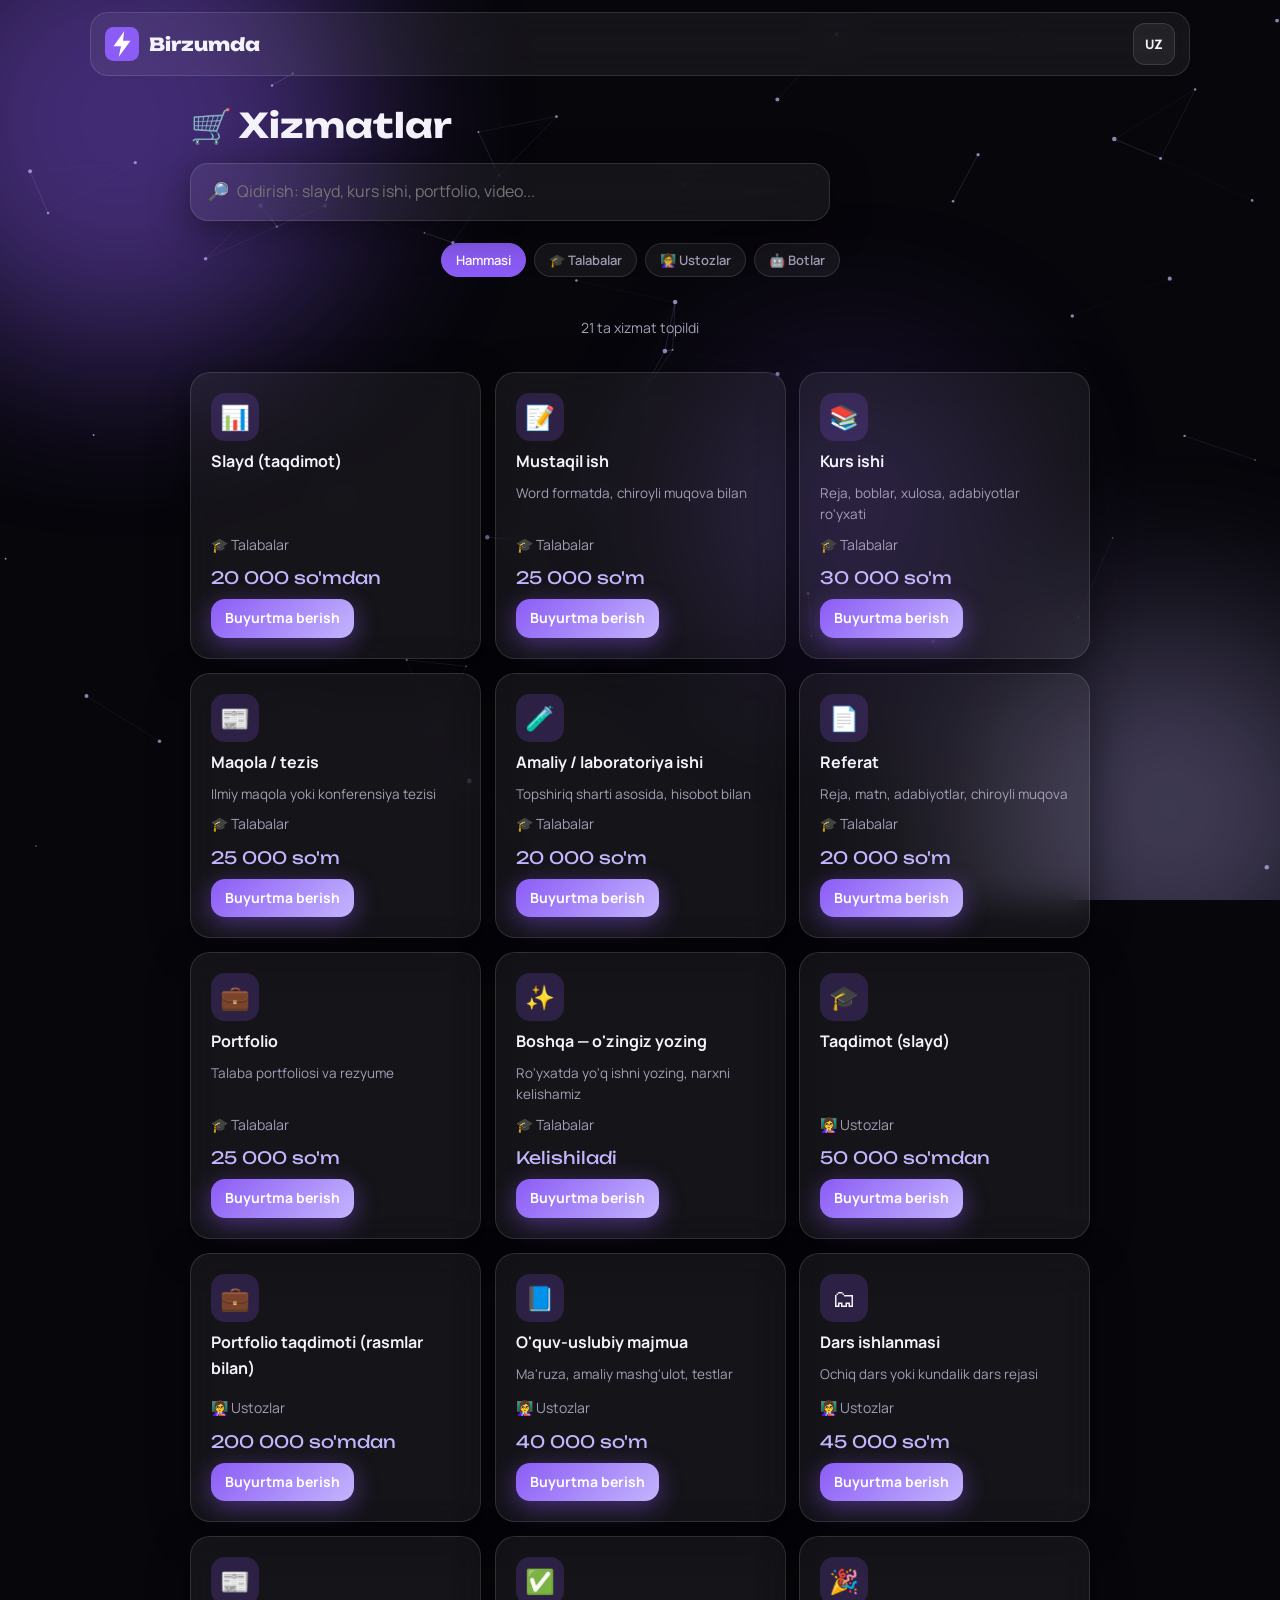
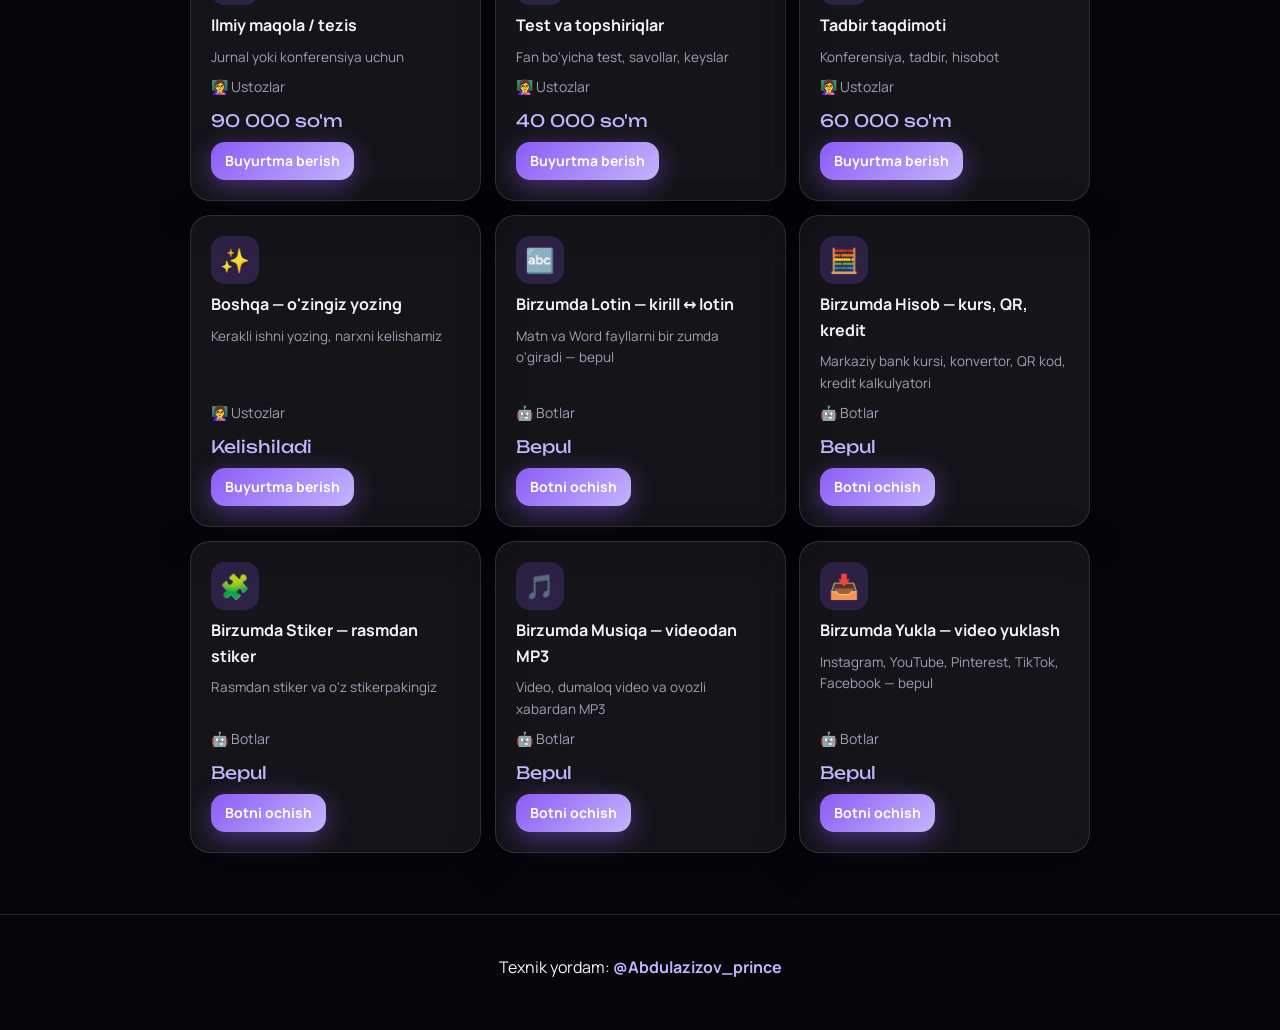
<file: services.html>
<!DOCTYPE html>
<html lang="uz" data-theme="kosmos" data-accent="auto">
<head>
  <meta charset="UTF-8">
  <meta name="viewport" content="width=device-width, initial-scale=1.0">
  <title>Xizmatlar — Birzumda</title>
  <link rel="icon" href="data:image/svg+xml,%3Csvg xmlns='http://www.w3.org/2000/svg' viewBox='0 0 64 64'%3E%3Crect width='64' height='64' rx='16' fill='%237c3aed'/%3E%3Cpath d='M36 8 16 36h14l-4 20 22-30H34z' fill='white'/%3E%3C/svg%3E">
  <link href="https://fonts.googleapis.com/css2?family=Unbounded:wght@600;800&family=Manrope:wght@400;500;700&display=swap" rel="stylesheet">
  <link rel="stylesheet" href="style.css">
</head>
<body>
  <div class="progress" id="progress"></div>
  <div class="bg">
    <div class="blob b1"></div><div class="blob b2"></div><div class="blob b3"></div>
    <canvas id="particles"></canvas>
  </div>

  <header class="header">
    <a href="index.html" class="brand">
      <svg viewBox="0 0 64 64" class="logo-icon"><rect width="64" height="64" rx="16" fill="var(--accent)"/><path d="M36 8 16 36h14l-4 20 22-30H34z" fill="#fff"/></svg>
      <span>Birzumda</span>
    </a>
    <div class="header-actions">
      <button class="icon-btn lang-btn" id="langQuick">UZ</button>
      <a href="cabinet.html" class="btn btn-ghost" id="cabLink">👤</a>
    </div>
  </header>

  <main class="page">
    <h1 class="reveal" data-s="title">🛒 Xizmatlar</h1>
    <form class="search-bar reveal" id="sSearch" autocomplete="off" style="margin:0">
      <span class="search-ic">🔎</span>
      <input id="sQ" placeholder="">
    </form>
    <div class="filters reveal" id="filters"></div>
    <p class="muted svc-count" id="count"></p>
    <div class="svc-grid" id="grid"></div>
  </main>

  <footer class="footer">
    <p><span data-s="support">Texnik yordam:</span> <a href="https://t.me/Abdulazizov_prince" target="_blank" rel="noopener">@Abdulazizov_prince</a></p>
  </footer>
  <div class="toast" id="toast"></div>
  <script src="core.js"></script>
  <script src="fx.js"></script>
  <script src="catalog.js"></script>
  <script src="services.js"></script>
</body>
</html>
</file>
<file: style.css>
/* =========================================
   Birzumda — стили сайта
   ========================================= */

/* ---------- 1. Переменные: 8 тем + акцентный цвет ---------- */
:root {
  --radius: 20px;
  --font-title: 'Unbounded', sans-serif;
  --font-text: 'Manrope', system-ui, sans-serif;
}

/* Тёмные темы: общие значения */
[data-theme="kosmos"], [data-theme="okean"], [data-theme="neon"], [data-theme="qish"],
[data-theme="lava"], [data-theme="orman"], [data-theme="synth"], [data-theme="rings"], [data-theme="circuit"],
[data-theme="fire"], [data-theme="hex"], [data-theme="bolt"], [data-theme="aurora"], [data-theme="matrix"],
[data-theme="warp"], [data-theme="rain"], [data-theme="lamp"], [data-theme="dna"], [data-theme="galaxy"], [data-theme="party"],
[data-theme="salyut"], [data-theme="meteor"], [data-theme="tunnel"], [data-theme="radar"], [data-theme="eq"],
[data-theme="lantern"], [data-theme="gears"], [data-theme="atom"], [data-theme="city"], [data-theme="hilol"],
[data-theme="sahro"], [data-theme="kofe"], [data-theme="zumrad"], [data-theme="yoqut"], [data-theme="oltin"],
[data-theme="tun"], [data-theme="marjon"], [data-theme="kaleido"], [data-theme="dengiz"], [data-theme="kapalak"],
[data-theme="tuynuk"], [data-theme="yurak"], [data-theme="uchqun"], [data-theme="mayatnik"], [data-theme="spiro"], [data-theme="koi"] {
  --text: #f4f2fa; --muted: #a39fb5;
  --glass: rgba(255, 255, 255, 0.06); --glass-border: rgba(255, 255, 255, 0.12);
  --shadow: 0 10px 40px rgba(0, 0, 0, 0.45);
  --strong: var(--accent-2); --blob-op: .45;
  color-scheme: dark;
}
/* Светлые темы: общие значения */
[data-theme="light"], [data-theme="sakura"], [data-theme="holo"],
[data-theme="muz"], [data-theme="limon"], [data-theme="binafsha"], [data-theme="bulut"] {
  --glass: rgba(255, 255, 255, 0.6); --glass-border: rgba(255, 255, 255, 0.9);
  --strong: var(--accent); --blob-op: .25;
  color-scheme: light;
}

/* 1 Kosmos — звёзды и созвездия */
[data-theme="kosmos"] { --bg: #07060b; --accent: #8b5cf6; --accent-2: #c4b5fd; }
/* 2 Kunduzgi — светлая, пузырьки */
[data-theme="light"]  { --bg: #f5f3fb; --text: #16121f; --muted: #5e5872; --accent: #7c3aed; --accent-2: #a78bfa;
                        --shadow: 0 10px 40px rgba(60, 40, 120, 0.12); }
/* 3 Okean — пузырьки поднимаются */
[data-theme="okean"]  { --bg: #021420; --accent: #06b6d4; --accent-2: #67e8f9; --muted: #8fb3c4; }
/* 4 Neon — ретро-сетка */
[data-theme="neon"]   { --bg: #0a0014; --accent: #ff2bd6; --accent-2: #22d3ee; --muted: #b09ac4; }
/* 5 Qish — падает снег */
[data-theme="qish"]   { --bg: #0b1220; --accent: #60a5fa; --accent-2: #dbeafe; --muted: #9fb0c8; }
/* 6 Lava — летят искры */
[data-theme="lava"]   { --bg: #120604; --accent: #f97316; --accent-2: #fbbf24; --muted: #c4a493; }
/* 7 O'rmon — светлячки */
[data-theme="orman"]  { --bg: #04110a; --accent: #22c55e; --accent-2: #bef264; --muted: #96b8a2; }
/* 8 Sakura — падают лепестки */
[data-theme="sakura"] { --bg: #fff1f5; --text: #3b0a1e; --muted: #8a5a6c; --accent: #ec4899; --accent-2: #f9a8d4;
                        --shadow: 0 10px 40px rgba(190, 24, 93, 0.12); }

/* ===== PRO-темы в стиле шаблонов Birzumda Tayyorla ===== */
/* Sintveyv — неоновый пол и полосатое солнце */
[data-theme="synth"]   { --bg: #0d0221; --accent: #b14bff; --accent-2: #ff6ad5; --muted: #b9a3d6; }
/* Halqalar — расходящиеся неоновые кольца */
[data-theme="rings"]   { --bg: #020818; --accent: #3b82f6; --accent-2: #7dd3fc; --muted: #9db3cf; }
/* Mikrosxema — дорожки платы с бегущим светом */
[data-theme="circuit"] { --bg: #02110a; --accent: #22c55e; --accent-2: #86efac; --muted: #93b8a1; }
/* Olov to'lqini — огненные волны */
[data-theme="fire"]    { --bg: #140500; --accent: #f97316; --accent-2: #fb7185; --muted: #c9a191; }
/* Olti burchak — светящиеся соты */
[data-theme="hex"]     { --bg: #021316; --accent: #14b8a6; --accent-2: #5eead4; --muted: #92b9b6; }
/* Chaqmoq — золотые молнии */
[data-theme="bolt"]    { --bg: #0d0a00; --accent: #eab308; --accent-2: #fde047; --muted: #c2b48c; }
/* Golografik — светлая переливающаяся */
[data-theme="holo"]    { --bg: #f3f0ff; --text: #1a1033; --muted: #5d5478; --accent: #8b5cf6; --accent-2: #06b6d4;
                         --shadow: 0 10px 40px rgba(80, 60, 180, 0.15); }
[data-theme="holo"] .bg { background: linear-gradient(120deg, #f3f0ff, #e0f7ff, #ffe4f3, #f3f0ff); background-size: 300% 300%; animation: holoBg 14s ease infinite; }
@keyframes holoBg { 50% { background-position: 100% 50%; } }

/* ===== YANGI: 8 ta jonli tema ===== */
[data-theme="aurora"] { --bg: #020b14; --accent: #10b981; --accent-2: #a78bfa; --muted: #93b4b0; }   /* qutb shafag'i lentalari */
[data-theme="matrix"] { --bg: #000a03; --accent: #16a34a; --accent-2: #4ade80; --muted: #86a892; }   /* tushayotgan kod */
[data-theme="warp"]   { --bg: #00010a; --accent: #6366f1; --accent-2: #c7d2fe; --muted: #a3a8cc; }   /* yulduzlar orasidan uchish */
[data-theme="rain"]   { --bg: #060b16; --accent: #38bdf8; --accent-2: #bae6fd; --muted: #98aac2; }   /* yomg'ir va tomchilar */
[data-theme="lamp"]   { --bg: #12020c; --accent: #f43f5e; --accent-2: #fb923c; --muted: #c49aa8; }   /* lava lampa pufaklari */
[data-theme="dna"]    { --bg: #010d14; --accent: #06b6d4; --accent-2: #f472b6; --muted: #92b1bd; }   /* aylanayotgan DNK */
[data-theme="galaxy"] { --bg: #05010f; --accent: #a855f7; --accent-2: #f0abfc; --muted: #ac9cc6; }   /* spiral galaktika */
/* ===== ASOSIY +10 ===== */
[data-theme="sahro"]  { --bg: #1a1206; --accent: #f59e0b; --accent-2: #fde68a; --muted: #c2ad8a; }
[data-theme="kofe"]   { --bg: #140c08; --accent: #c2803f; --accent-2: #fcd9a8; --muted: #bba48f; }
[data-theme="zumrad"] { --bg: #021512; --accent: #10b981; --accent-2: #6ee7b7; --muted: #8fb8aa; }
[data-theme="yoqut"]  { --bg: #14020a; --accent: #e11d48; --accent-2: #fda4af; --muted: #c49aa6; }
[data-theme="oltin"]  { --bg: #0f0c05; --accent: #eab308; --accent-2: #fef08a; --muted: #bdb08c; }
[data-theme="muz"]    { --bg: #eef8ff; --text: #0b1b2b; --muted: #4f6478; --accent: #0284c7; --accent-2: #38bdf8;
                        --shadow: 0 10px 40px rgba(2, 132, 199, 0.12); }
[data-theme="limon"]  { --bg: #fbffe8; --text: #1d2408; --muted: #5c6640; --accent: #65a30d; --accent-2: #a3e635;
                        --shadow: 0 10px 40px rgba(101, 163, 13, 0.14); }
[data-theme="binafsha"] { --bg: #f6f1ff; --text: #1e1433; --muted: #64587e; --accent: #9333ea; --accent-2: #c084fc;
                        --shadow: 0 10px 40px rgba(147, 51, 234, 0.12); }
[data-theme="tun"]    { --bg: #04050d; --accent: #94a3b8; --accent-2: #e2e8f0; --muted: #9aa3b5; }
[data-theme="marjon"] { --bg: #170708; --accent: #fb7185; --accent-2: #fdba74; --muted: #c6a09d; }
/* ===== YANGI JONLI +10 ===== */
[data-theme="kaleido"]  { --bg: #0b0420; --accent: #e879f9; --accent-2: #38bdf8; --muted: #b0a0c8; }
[data-theme="dengiz"]   { --bg: #00111f; --accent: #0ea5e9; --accent-2: #67e8f9; --muted: #8fb1c4; }
[data-theme="kapalak"]  { --bg: #140a24; --accent: #a78bfa; --accent-2: #f0abfc; --muted: #b3a3c9; }
[data-theme="tuynuk"]   { --bg: #0a0400; --accent: #f97316; --accent-2: #fde68a; --muted: #bfa58f; }
[data-theme="yurak"]    { --bg: #1a0510; --accent: #fb7185; --accent-2: #f9a8d4; --muted: #c79fb1; }
[data-theme="bulut"]    { --bg: #e0f2fe; --text: #0c1f33; --muted: #4c6178; --accent: #0284c7; --accent-2: #fde047;
                          --shadow: 0 10px 40px rgba(2, 132, 199, 0.14); }
[data-theme="uchqun"]   { --bg: #0c0a1d; --accent: #fde047; --accent-2: #f0abfc; --muted: #b0aac4; }
[data-theme="mayatnik"] { --bg: #03130d; --accent: #34d399; --accent-2: #a7f3d0; --muted: #91b5a5; }
[data-theme="spiro"]    { --bg: #120617; --accent: #f472b6; --accent-2: #a5b4fc; --muted: #b8a0bd; }
[data-theme="koi"]      { --bg: #041a24; --accent: #fb923c; --accent-2: #fef3c7; --muted: #94b0ba; }
/* ===== PREMIUM: yana 10 ta ===== */
[data-theme="salyut"]  { --bg: #07040f; --accent: #f43f5e; --accent-2: #facc15; --muted: #b9a7b8; }
[data-theme="meteor"]  { --bg: #030716; --accent: #60a5fa; --accent-2: #e0f2fe; --muted: #9fb0cc; }
[data-theme="tunnel"]  { --bg: #05000d; --accent: #d946ef; --accent-2: #22d3ee; --muted: #b39fc4; }
[data-theme="radar"]   { --bg: #010f08; --accent: #22c55e; --accent-2: #bbf7d0; --muted: #8fb39c; }
[data-theme="eq"]      { --bg: #0b0618; --accent: #8b5cf6; --accent-2: #f472b6; --muted: #ada0c8; }
[data-theme="lantern"] { --bg: #120a05; --accent: #f97316; --accent-2: #fde68a; --muted: #c8ad96; }
[data-theme="gears"]   { --bg: #0d0b08; --accent: #d97706; --accent-2: #fcd34d; --muted: #b8a88c; }
[data-theme="atom"]    { --bg: #02080f; --accent: #0ea5e9; --accent-2: #a5f3fc; --muted: #93aec0; }
[data-theme="city"]    { --bg: #070616; --accent: #6366f1; --accent-2: #fbbf24; --muted: #a5a3c8; }
[data-theme="hilol"]   { --bg: #040a1a; --accent: #eab308; --accent-2: #93c5fd; --muted: #a3adc4; }
[data-theme="party"]  { --bg: #0f0a1e; --accent: #f59e0b; --accent-2: #ec4899; --muted: #b3a6c4; }   /* konfetti */

/* Свой акцентный цвет (если выбран не «Avto») — перекрывает цвет темы */
[data-accent="purple"] { --accent: #8b5cf6; --accent-2: #c4b5fd; }
[data-accent="blue"]   { --accent: #3b82f6; --accent-2: #93c5fd; }
[data-accent="green"]  { --accent: #10b981; --accent-2: #6ee7b7; }
[data-accent="pink"]   { --accent: #ec4899; --accent-2: #f9a8d4; }
[data-accent="gold"]   { --accent: #f59e0b; --accent-2: #fde68a; }

/* ---------- 2. Базовые стили ---------- */
* { box-sizing: border-box; margin: 0; padding: 0; }
[hidden] { display: none !important; }
html { scroll-behavior: smooth; }
body {
  font-family: var(--font-text);
  background: var(--bg);
  color: var(--text);
  line-height: 1.6;
  overflow-x: hidden;
  transition: background .4s, color .4s;
}
a { color: inherit; text-decoration: none; }
button { font: inherit; color: inherit; cursor: pointer; border: none; background: none; }
h1, h2, h3 { font-family: var(--font-title); line-height: 1.15; }

/* ---------- 3. Загрузочный экран ---------- */
#loader {
  position: fixed; inset: 0; z-index: 100;
  display: flex; flex-direction: column; align-items: center; justify-content: center; gap: 24px;
  background: var(--bg);
  transition: opacity .5s, visibility .5s;
}
#loader.hide { opacity: 0; visibility: hidden; }
.loader-logo { display: flex; align-items: center; gap: 14px; font-family: var(--font-title); font-size: 28px; font-weight: 800; animation: pulse 1s ease-in-out infinite; }
.loader-bar { width: 160px; height: 4px; border-radius: 4px; background: var(--glass-border); overflow: hidden; }
.loader-bar i { display: block; height: 100%; width: 0; background: var(--accent); animation: load 1s ease forwards; }
@keyframes load { to { width: 100%; } }
@keyframes pulse { 50% { transform: scale(1.05); } }

/* ---------- 4. Анимированный фон ---------- */
.bg { position: fixed; inset: 0; z-index: -1; overflow: hidden; }
.blob {
  position: absolute; border-radius: 50%;
  filter: blur(90px); opacity: var(--blob-op);
  background: var(--accent);
  animation: float 18s ease-in-out infinite;
}
.b1 { width: 480px; height: 480px; top: -120px; left: -120px; }
.b2 { width: 380px; height: 380px; bottom: -100px; right: -80px; background: var(--accent-2); animation-delay: -6s; opacity: calc(var(--blob-op) * .7); }
.b3 { width: 300px; height: 300px; top: 40%; left: 55%; animation-delay: -12s; opacity: calc(var(--blob-op) * .5); }
@keyframes float {
  0%, 100% { transform: translate(0, 0) scale(1); }
  33% { transform: translate(80px, 60px) scale(1.1); }
  66% { transform: translate(-60px, 40px) scale(.95); }
}
#particles { position: absolute; inset: 0; width: 100%; height: 100%; }

/* ---------- 5. Стекло (glassmorphism) ---------- */
.glass {
  background: var(--glass);
  border: 1px solid var(--glass-border);
  backdrop-filter: blur(16px);
  -webkit-backdrop-filter: blur(16px);
  border-radius: var(--radius);
  box-shadow: var(--shadow);
}

/* ---------- 6. Кнопки ---------- */
.btn {
  display: inline-flex; align-items: center; justify-content: center; gap: 8px;
  padding: 12px 22px; border-radius: 14px; font-weight: 700;
  transition: transform .2s, box-shadow .2s, background .2s;
}
.btn:hover { transform: translateY(-2px); }
.btn-primary {
  background: linear-gradient(135deg, var(--accent), var(--accent-2));
  color: #fff;
  box-shadow: 0 6px 24px color-mix(in srgb, var(--accent) 45%, transparent);
}
.btn-ghost { border: 1px solid var(--glass-border); background: var(--glass); }
.btn-tg { background: #229ed9; color: #fff; padding: 9px 16px; }
.btn.full { width: 100%; }
.icon-btn {
  width: 42px; height: 42px; border-radius: 12px; font-size: 18px;
  background: var(--glass); border: 1px solid var(--glass-border);
  display: grid; place-items: center;
  transition: transform .3s;
}
.icon-btn:hover { transform: rotate(45deg); }

/* ---------- 7. Шапка ---------- */
.header {
  position: sticky; top: 12px; z-index: 20;
  margin: 12px auto 0; width: min(1100px, calc(100% - 24px));
  display: flex; align-items: center; justify-content: space-between; gap: 12px;
  padding: 10px 14px;
  background: var(--glass); border: 1px solid var(--glass-border);
  backdrop-filter: blur(16px); -webkit-backdrop-filter: blur(16px);
  border-radius: 18px;
}
.brand { display: flex; align-items: center; gap: 10px; font-family: var(--font-title); font-weight: 800; font-size: 18px; }
.logo-icon { width: 34px; height: 34px; }
.logo-icon.big { width: 56px; height: 56px; }
.nav { display: flex; gap: 22px; font-weight: 500; color: var(--muted); }
.nav a:hover { color: var(--text); }
.header-actions { display: flex; align-items: center; gap: 8px; }

/* ---------- 8. Панель настроек ---------- */
.overlay { position: fixed; inset: 0; z-index: 30; background: rgba(0,0,0,.4); opacity: 0; visibility: hidden; transition: .3s; }
.overlay.show { opacity: 1; visibility: visible; }
.settings {
  position: fixed; top: 0; right: 0; z-index: 40;
  width: min(340px, 88vw); height: 100%;
  padding: 24px; display: flex; flex-direction: column; gap: 26px;
  background: var(--bg); border-left: 1px solid var(--glass-border);
  transform: translateX(100%); transition: transform .35s cubic-bezier(.2,.8,.2,1);
}
.settings.open { transform: translateX(0); }
.settings-head { display: flex; justify-content: space-between; align-items: center; }
.setting p { font-weight: 700; margin-bottom: 10px; color: var(--muted); font-size: 14px; text-transform: uppercase; letter-spacing: .05em; }
.segmented { display: flex; gap: 6px; padding: 4px; border-radius: 14px; background: var(--glass); border: 1px solid var(--glass-border); }
.segmented button { flex: 1; padding: 10px 6px; border-radius: 10px; font-weight: 600; font-size: 14px; transition: .2s; }
.segmented button.active { background: var(--accent); color: #fff; }
.colors { display: flex; gap: 12px; }
.colors button {
  width: 42px; height: 42px; border-radius: 50%; background: var(--c);
  border: 3px solid transparent; transition: transform .2s;
}
.colors button.active { border-color: var(--text); transform: scale(1.12); }

/* ---------- 9. Главный экран ---------- */
.hero { text-align: center; padding: 90px 20px 50px; max-width: 900px; margin: 0 auto; }
.badge { display: inline-block; padding: 6px 16px; border-radius: 99px; background: var(--glass); border: 1px solid var(--glass-border); font-weight: 600; font-size: 14px; }
.hero h1 { font-size: clamp(38px, 8vw, 76px); font-weight: 800; margin: 22px 0 16px; }
.grad { background: linear-gradient(135deg, var(--accent), var(--accent-2)); -webkit-background-clip: text; background-clip: text; color: transparent; }
.hero-sub { font-size: clamp(16px, 2.4vw, 20px); color: var(--muted); max-width: 600px; margin: 0 auto 30px; }
.hero-cta { display: flex; gap: 12px; justify-content: center; flex-wrap: wrap; }

.stats { display: flex; flex-wrap: wrap; justify-content: center; gap: 14px; margin-top: 54px; }
.stats .stat { flex: 1 1 200px; max-width: 280px; }
.stat { padding: 20px 10px; }
.stat b { display: block; font-family: var(--font-title); font-size: clamp(22px, 4vw, 34px); color: var(--strong); }
.stat span { color: var(--muted); font-size: 14px; }

/* ---------- 10. Секции ---------- */
.section { width: min(1100px, calc(100% - 32px)); margin: 0 auto; padding: 70px 0; }
.section h2 { font-size: clamp(26px, 4.5vw, 40px); text-align: center; }
.section-sub { text-align: center; color: var(--muted); margin: 10px 0 36px; }

/* ---------- 11. Карточки ботов ---------- */
.cards { display: grid; grid-template-columns: repeat(auto-fit, minmax(300px, 1fr)); gap: 20px; }
.card { padding: 28px; display: flex; flex-direction: column; gap: 14px; transition: transform .35s, box-shadow .35s, border-color .35s; }
.card:hover {
  transform: translateY(-6px);
  border-color: color-mix(in srgb, var(--accent) 60%, transparent);
  box-shadow: 0 16px 50px color-mix(in srgb, var(--accent) 30%, transparent);
}
.card-top { display: flex; justify-content: space-between; align-items: center; }
.card-icon { width: 56px; height: 56px; border-radius: 16px; display: grid; place-items: center; font-size: 28px; background: color-mix(in srgb, var(--accent) 20%, transparent); }
.card h3 { font-size: 22px; }
.card > p { color: var(--muted); }
.features { list-style: none; display: grid; gap: 6px; margin-bottom: 8px; }

/* Статус бота */
.status { display: inline-flex; align-items: center; gap: 7px; font-size: 13px; font-weight: 600; padding: 5px 12px; border-radius: 99px; background: var(--glass); border: 1px solid var(--glass-border); }
.status em { font-style: normal; }
.status i { width: 8px; height: 8px; border-radius: 50%; background: #9ca3af; }
.status.online i { background: #22c55e; box-shadow: 0 0 0 0 #22c55e; animation: ping 1.6s infinite; }
.status.offline i { background: #ef4444; }
@keyframes ping { 0% { box-shadow: 0 0 0 0 rgba(34,197,94,.6); } 100% { box-shadow: 0 0 0 10px rgba(34,197,94,0); } }

/* ---------- 12. Отзывы ---------- */
.reviews { display: grid; grid-template-columns: repeat(auto-fit, minmax(260px, 1fr)); gap: 16px; margin-bottom: 20px; }
.review { padding: 20px; }
.review-head { display: flex; align-items: center; gap: 10px; margin-bottom: 8px; }
.avatar { width: 38px; height: 38px; border-radius: 50%; display: grid; place-items: center; font-weight: 800; color: #fff; background: linear-gradient(135deg, var(--accent), var(--accent-2)); }
.stars { color: #fbbf24; letter-spacing: 2px; }
.empty { text-align: center; color: var(--muted); padding: 24px; grid-column: 1 / -1; }
.review-form { max-width: 560px; margin: 0 auto; padding: 22px; display: grid; gap: 12px; }
.stars-input { display: flex; gap: 4px; }
.stars-input button { font-size: 30px; color: var(--glass-border); transition: transform .15s, color .15s; }
.stars-input button.on { color: #fbbf24; }
.stars-input button:hover { transform: scale(1.2); }
textarea {
  width: 100%; padding: 12px 14px; border-radius: 12px; resize: vertical;
  font: inherit; color: var(--text);
  background: var(--glass); border: 1px solid var(--glass-border);
}
textarea:focus { outline: 2px solid var(--accent); }

/* ---------- 13. О нас ---------- */
.about { display: flex; gap: 26px; padding: 34px; align-items: flex-start; }
.about h2 { text-align: left; margin-bottom: 12px; }
.about p { color: var(--muted); margin-bottom: 10px; }

/* ---------- 14. FAQ ---------- */
.faq { max-width: 760px; margin: 36px auto 0; display: grid; gap: 12px; }
.faq details { padding: 18px 22px; }
.faq summary { font-weight: 700; cursor: pointer; list-style: none; display: flex; justify-content: space-between; gap: 10px; }
.faq summary::after { content: '+'; font-size: 22px; line-height: 1; color: var(--accent); transition: transform .3s; }
.faq details[open] summary::after { transform: rotate(45deg); }
.faq details p { color: var(--muted); margin-top: 10px; }

/* ---------- 15. Подвал ---------- */
.footer { text-align: center; padding: 40px 20px 50px; display: grid; gap: 10px; justify-items: center; border-top: 1px solid var(--glass-border); }
.footer a { color: var(--strong); font-weight: 700; }
.muted { color: var(--muted); font-size: 14px; }

/* ---------- 16. Уведомление (toast) ---------- */
.toast {
  position: fixed; left: 50%; bottom: 24px; z-index: 60;
  transform: translate(-50%, 120px);
  padding: 12px 20px; border-radius: 14px; max-width: 90vw;
  background: var(--text); color: var(--bg); font-weight: 600;
  transition: transform .35s;
}
.toast:not(.show) { visibility: hidden; }
.toast.show { transform: translate(-50%, 0); }

/* ---------- 17. Анимация появления при прокрутке ---------- */
.reveal { opacity: 0; transform: translateY(30px); transition: opacity .7s ease, transform .7s ease; }
.reveal.visible { opacity: 1; transform: none; }

/* ---------- 18. Телефоны ---------- */
@media (max-width: 760px) {
  .nav { display: none; }
  .btn-tg span { display: none; }
  .about { flex-direction: column; padding: 24px; }
  .hero { padding-top: 60px; }
}


/* ---------- 19. Кабинет и админ-панель ---------- */
.page { width: min(900px, calc(100% - 32px)); margin: 30px auto 60px; display: grid; gap: 18px; }
.page h1 { font-size: clamp(24px, 5vw, 34px); }
.page h2 { font-size: 20px; margin-bottom: 12px; }
.profile { display: flex; align-items: center; gap: 18px; padding: 24px; }
.avatar.big { width: 64px; height: 64px; font-size: 26px; flex-shrink: 0; }
.notice { padding: 18px 22px; display: flex; gap: 14px; align-items: center; justify-content: space-between; flex-wrap: wrap; }
.kpis { display: grid; grid-template-columns: repeat(auto-fit, minmax(220px, 1fr)); gap: 14px; }
.kpi { padding: 20px; display: grid; gap: 6px; align-content: start; }
.kpi > span { color: var(--muted); font-weight: 600; }
.kpi b { font-family: var(--font-title); font-size: 24px; }
.kpi small { font-size: 13px; }
.block { padding: 22px; }
.copy-row { display: flex; gap: 8px; margin: 14px 0; }
.copy-row input {
  flex: 1; min-width: 0; padding: 12px 14px; border-radius: 12px; font: inherit; color: var(--text);
  background: var(--glass); border: 1px solid var(--glass-border);
}
.btn.small { padding: 8px 14px; font-size: 14px; }
.order-row { display: flex; justify-content: space-between; align-items: center; gap: 12px; padding: 14px 0; border-bottom: 1px solid var(--glass-border); }
.order-row:last-child { border-bottom: none; }
.order-row p { font-size: 14px; }
.pill { white-space: nowrap; font-size: 13px; font-weight: 700; padding: 6px 12px; border-radius: 99px; background: var(--glass); border: 1px solid var(--glass-border); }
.pill.st-done { color: #22c55e; }
.pill.st-rejected { color: #ef4444; }
.pill.st-work { color: #f59e0b; }
code { font-family: ui-monospace, monospace; background: color-mix(in srgb, var(--accent) 18%, transparent); padding: 2px 8px; border-radius: 8px; }
.tg-login { display: flex; align-items: center; }
@media (max-width: 560px) {
  .order-row { flex-direction: column; align-items: flex-start; }
  .header .btn-ghost { padding: 9px 12px; }
}


/* ---------- 20. Анимации нажатий ---------- */
.btn, .icon-btn, .card, .segmented button, .theme-card, .colors button, .bnav a, .mini-btn { position: relative; overflow: hidden; -webkit-tap-highlight-color: transparent; }
.btn:active, .icon-btn:active, .mini-btn:active, .segmented button:active, .bnav a:active { transform: scale(.94); }
.theme-card:active, .colors button:active { transform: scale(.92); }
.ripple {
  position: absolute; border-radius: 50%; pointer-events: none;
  width: 20px; height: 20px; margin: -10px 0 0 -10px;
  background: currentColor; opacity: .35;
  animation: ripple .6s ease-out forwards;
}
@keyframes ripple { to { transform: scale(var(--s, 18)); opacity: 0; } }
.spark {
  position: fixed; z-index: 90; width: 7px; height: 7px; border-radius: 50%; pointer-events: none;
  background: var(--accent-2); box-shadow: 0 0 8px var(--accent);
  animation: spark .55s ease-out forwards;
}
@keyframes spark { to { transform: translate(var(--dx), var(--dy)) scale(.2); opacity: 0; } }
.stars-input button.pop { animation: pop .35s ease; }
@keyframes pop { 50% { transform: scale(1.5) rotate(-12deg); } }
.faq details[open] p { animation: fadeDown .35s ease; }
@keyframes fadeDown { from { opacity: 0; transform: translateY(-6px); } }
.toast.show { animation: toastIn .4s cubic-bezier(.2,1.4,.4,1); }
@keyframes toastIn { from { transform: translate(-50%, 40px) scale(.9); } }

/* смена темы — круг от места нажатия */
::view-transition-old(root), ::view-transition-new(root) { animation: none; mix-blend-mode: normal; }
::view-transition-new(root) { animation: reveal-circle .7s ease-in-out; }
@keyframes reveal-circle {
  from { clip-path: circle(0 at var(--vx, 50%) var(--vy, 50%)); }
  to   { clip-path: circle(150% at var(--vx, 50%) var(--vy, 50%)); }
}

/* 3D-наклон карточек (только мышь) */
@media (hover: hover) {
  .card.tilt { transform: perspective(900px) rotateX(var(--rx, 0)) rotateY(var(--ry, 0)) translateY(-6px); transition: transform .1s; }
}

/* ---------- 21. Полоса прокрутки и кнопка «наверх» ---------- */
.progress { position: fixed; top: 0; left: 0; height: 3px; width: 100%; z-index: 50; transform-origin: 0 50%; transform: scaleX(0);
  background: linear-gradient(90deg, var(--accent), var(--accent-2)); }
.totop {
  position: fixed; right: 18px; bottom: 22px; z-index: 25; width: 52px; height: 52px; border-radius: 50%;
  display: grid; place-items: center; font-size: 20px; color: var(--text);
  background: var(--glass); border: 1px solid var(--glass-border); backdrop-filter: blur(14px); -webkit-backdrop-filter: blur(14px);
  opacity: 0; transform: translateY(20px) scale(.8); transition: opacity .3s, transform .3s; pointer-events: none;
}
.totop.show { opacity: 1; transform: none; pointer-events: auto; }
.totop svg { position: absolute; inset: 0; transform: rotate(-90deg); }
.totop circle { fill: none; stroke: var(--accent); stroke-width: 3; stroke-linecap: round; stroke-dasharray: 151; stroke-dashoffset: 151; }

/* ---------- 22. Нижнее меню (телефон) ---------- */
.bnav { display: none; }
@media (max-width: 760px) {
  body { padding-bottom: 84px; }
  .bnav {
    position: fixed; left: 10px; right: 10px; bottom: 10px; z-index: 26;
    display: grid; grid-template-columns: repeat(4, 1fr); padding: 6px;
    background: var(--glass); border: 1px solid var(--glass-border); border-radius: 20px;
    backdrop-filter: blur(18px); -webkit-backdrop-filter: blur(18px); box-shadow: var(--shadow);
  }
  .bnav a { display: grid; justify-items: center; gap: 2px; padding: 6px 2px; border-radius: 14px; font-size: 11px; font-weight: 700; color: var(--muted); transition: .25s; }
  .bnav a i { font-style: normal; font-size: 20px; transition: transform .3s cubic-bezier(.2,1.6,.4,1); }
  .bnav a.active { color: var(--text); background: color-mix(in srgb, var(--accent) 22%, transparent); }
  .bnav a.active i { transform: translateY(-2px) scale(1.15); }
  .totop { bottom: 96px; }
}

/* ---------- 23. Мини-кнопки в карточках ---------- */
.card-actions { display: flex; gap: 8px; }
.card-actions .btn { flex: 1; }
.mini-btn {
  width: 48px; flex-shrink: 0; border-radius: 14px; font-size: 18px;
  background: var(--glass); border: 1px solid var(--glass-border); transition: transform .2s, background .2s;
}
.mini-btn:hover { background: color-mix(in srgb, var(--accent) 20%, transparent); }
.lang-btn { font-weight: 800; font-size: 13px; }

/* ---------- 24. Окно (QR-код) ---------- */
.modal { position: fixed; inset: 0; z-index: 70; display: grid; place-items: center; padding: 20px; background: rgba(0,0,0,.55);
  opacity: 0; visibility: hidden; transition: .3s; }
.modal.show { opacity: 1; visibility: visible; }
.modal-box { width: min(340px, 100%); padding: 26px; text-align: center; display: grid; gap: 14px; justify-items: center;
  background: var(--bg); transform: scale(.85) translateY(20px); transition: transform .4s cubic-bezier(.2,1.4,.4,1); }
.modal.show .modal-box { transform: none; }
.qr { background: #fff; padding: 12px; border-radius: 16px; min-height: 100px; display: grid; place-items: center; }
.qr img, .qr canvas { display: block; width: 200px; height: 200px; }

/* ---------- 25. Выбор темы в настройках ---------- */
.settings { overflow-y: auto; }
.themes { display: grid; grid-template-columns: repeat(2, 1fr); gap: 10px; }
.theme-card {
  height: 64px; border-radius: 14px; padding: 8px 10px; text-align: left; color: #fff;
  display: flex; align-items: flex-end; font-weight: 700; font-size: 13px; text-shadow: 0 1px 4px rgba(0,0,0,.5);
  background: var(--prev); border: 2px solid transparent; transition: transform .2s, border-color .2s;
}
.theme-card.active { border-color: var(--text); transform: scale(1.03); }
.theme-card .em { position: absolute; top: 6px; right: 8px; font-size: 18px; }
.theme-group { grid-column: 1 / -1; font-size: 12px; font-weight: 800; color: var(--muted); margin-top: 6px; letter-spacing: .05em; }
.theme-group b { background: linear-gradient(135deg, #f59e0b, #ec4899); color: #fff; padding: 2px 8px; border-radius: 99px; margin-left: 6px; }
.theme-card.pro::after { content: 'PRO'; position: absolute; top: 6px; left: 8px; font-size: 9px; font-weight: 900; padding: 2px 6px;
  border-radius: 6px; background: rgba(0,0,0,.45); color: #fde047; letter-spacing: .08em; }
.colors .auto { background: conic-gradient(#8b5cf6, #06b6d4, #22c55e, #f59e0b, #ec4899, #8b5cf6); }
.colors button { position: relative; }
.colors .auto::after { content: 'A'; position: absolute; inset: 0; display: grid; place-items: center; font-weight: 800; color: #fff; font-size: 14px; }
.reset-btn { color: var(--muted); font-weight: 600; text-decoration: underline; justify-self: start; }

/* Лёгкий режим: без живого фона */
.lite .orb .float, .lite .tile img { animation: none; }
.lite .blob { animation: none; }
.lite #particles { display: none; }


/* ---------- 27. Страница бота ---------- */
.bot-page { gap: 34px; }
.bot-hero { padding: 28px; display: grid; grid-template-columns: auto 1fr; gap: 20px; align-items: center; }
.bot-hero .card-actions { grid-column: 1 / -1; }
.bot-icon { width: 84px; height: 84px; border-radius: 24px; display: grid; place-items: center; font-size: 44px;
  background: color-mix(in srgb, var(--accent) 22%, transparent); animation: floaty 4s ease-in-out infinite; }
@keyframes floaty { 50% { transform: translateY(-6px) rotate(-4deg); } }
.bot-info { display: grid; gap: 6px; justify-items: start; }
.nick { font-weight: 800; color: var(--strong); font-size: 16px; padding: 0; }
.nick:hover { text-decoration: underline; }
.sec-title { font-size: clamp(22px, 4vw, 30px); margin-bottom: 18px; }
.center { text-align: center; margin-top: 12px; }

/* как работает: телефон + шаги */
.how { display: grid; grid-template-columns: 300px 1fr; gap: 26px; align-items: start; }
.phone {
  width: 100%; max-width: 300px; height: 520px; margin: 0 auto; border-radius: 38px; padding: 12px;
  background: #0d0b14; border: 2px solid var(--glass-border); box-shadow: var(--shadow), 0 0 50px color-mix(in srgb, var(--accent) 25%, transparent);
  display: flex; flex-direction: column;
}
.phone-top { padding: 10px 14px 12px; border-bottom: 1px solid rgba(255,255,255,.08); color: #fff; display: grid; }
.phone-top small { color: #4ade80; font-size: 12px; }
.chat { flex: 1; overflow-y: auto; padding: 12px 6px; display: flex; flex-direction: column; gap: 8px; scroll-behavior: smooth; scrollbar-width: none; }
.msg { max-width: 82%; padding: 9px 12px; border-radius: 16px; font-size: 13.5px; line-height: 1.4; color: #fff; animation: msgIn .35s cubic-bezier(.2,1.4,.4,1); word-break: break-word; }
@keyframes msgIn { from { opacity: 0; transform: translateY(10px) scale(.9); } }
.msg.bot { background: #1f1b2e; align-self: flex-start; border-bottom-left-radius: 4px; }
.msg.me { background: linear-gradient(135deg, var(--accent), color-mix(in srgb, var(--accent) 70%, #000)); align-self: flex-end; border-bottom-right-radius: 4px; }
.msg.kb { align-self: stretch; max-width: 100%; text-align: center; background: rgba(255,255,255,.08); border: 1px solid rgba(255,255,255,.15); font-weight: 700; }
.msg.media { background: #1f1b2e; border: 1px dashed var(--accent-2); font-weight: 700; padding: 18px 14px; }
.msg.typing { display: flex; gap: 4px; padding: 12px 14px; }
.msg.typing i { width: 7px; height: 7px; border-radius: 50%; background: #aaa; animation: typing 1s infinite; }
.msg.typing i:nth-child(2) { animation-delay: .15s; } .msg.typing i:nth-child(3) { animation-delay: .3s; }
@keyframes typing { 50% { transform: translateY(-4px); opacity: .4; } }
.demo-video { width: 100%; height: 100%; object-fit: cover; border-radius: 24px; }

.steps { list-style: none; display: grid; gap: 14px; counter-reset: s; position: relative; }
.steps::before { content: ''; position: absolute; left: 27px; top: 20px; bottom: 20px; width: 2px;
  background: linear-gradient(var(--accent), transparent); }
.step { display: flex; gap: 16px; align-items: flex-start; padding: 16px; border-radius: var(--radius);
  background: var(--glass); border: 1px solid var(--glass-border); backdrop-filter: blur(14px); -webkit-backdrop-filter: blur(14px);
  position: relative; opacity: 0; transform: translateX(20px); }
.visible .step { animation: stepIn .5s var(--d) ease forwards; }
@keyframes stepIn { to { opacity: 1; transform: none; } }
.step-ic { width: 40px; height: 40px; flex-shrink: 0; border-radius: 12px; display: grid; place-items: center; font-size: 20px;
  background: color-mix(in srgb, var(--accent) 25%, var(--bg)); }
.step p { font-size: 14px; margin-top: 2px; }

/* пакеты */
.tabs { max-width: 420px; margin: 0 auto 22px; }
.pkg-title { font-size: 18px; margin: 26px 0 14px; text-align: center; }
.pkg-grid { display: grid; grid-template-columns: repeat(3, 1fr); gap: 14px; }
.pkg-grid.four { grid-template-columns: repeat(4, 1fr); }
.pkg-grid.one { grid-template-columns: minmax(0, 380px); justify-content: center; }
.pkg { padding: 22px; display: flex; flex-direction: column; gap: 10px; position: relative; overflow: hidden;
  animation: msgIn .5s var(--d, 0ms) both; transition: transform .3s, border-color .3s; }
.pkg:hover { transform: translateY(-5px); }
.pkg.featured { border-color: color-mix(in srgb, var(--accent) 70%, transparent);
  box-shadow: 0 14px 44px color-mix(in srgb, var(--accent) 30%, transparent); }
.pkg.featured::before { content: ''; position: absolute; inset: -50%; z-index: -1; opacity: .25;
  background: conic-gradient(from 0deg, transparent, var(--accent), transparent 30%); animation: rot 5s linear infinite; }
@keyframes rot { to { transform: rotate(360deg); } }
.pkg h3 { font-size: 18px; }
.pkg-price { font-family: var(--font-title); font-size: 24px; color: var(--strong); }
.pkg ul { list-style: none; display: grid; gap: 5px; font-size: 14px; flex: 1; }
.pkg .btn { margin-top: 6px; }
.pkg.small { gap: 6px; text-align: center; padding-top: 36px; }
.pkg.small .pkg-badge { left: 50%; right: auto; top: 8px; transform: translateX(-50%); white-space: nowrap; }
.pkg.small .pkg-price { font-size: 19px; }
.pkg-badge { position: absolute; top: 12px; right: 12px; font-size: 11px; font-weight: 800; padding: 4px 10px; border-radius: 99px;
  background: var(--accent); color: #fff; }
.price-list { margin-top: 18px; }
.price-list h3 { margin-bottom: 4px; }

.meta-grid { display: grid; grid-template-columns: repeat(auto-fit, minmax(180px, 1fr)); gap: 12px; margin: 6px 0 18px; }
.meta { display: grid; gap: 2px; padding: 12px 14px; border-radius: 14px; background: var(--glass); border: 1px solid var(--glass-border); }
.meta a { color: var(--strong); }
.more-link { font-weight: 700; color: var(--strong); font-size: 14px; display: inline-flex; gap: 6px; align-items: center; }
.more-link:hover { gap: 10px; }
.more-link { transition: gap .25s; }

@media (max-width: 760px) {
  .how { grid-template-columns: 1fr; }
  .phone { height: 460px; }
  .pkg-grid, .pkg-grid.four { grid-template-columns: 1fr; }
  .pkg-grid.four { grid-template-columns: 1fr 1fr; }
  .bot-hero { grid-template-columns: 1fr; text-align: left; }
}


/* ---------- 28. Поиск услуг (как у Eskiz) ---------- */
.search-bar { position: relative; z-index: 25; display: flex; align-items: center; gap: 8px; max-width: 640px; margin: 0 auto 14px;
  padding: 7px 7px 7px 16px; border-radius: 18px; background: var(--glass); border: 1px solid var(--glass-border);
  backdrop-filter: blur(16px); -webkit-backdrop-filter: blur(16px); box-shadow: var(--shadow); text-align: left; }
.search-bar:focus-within { border-color: var(--accent); box-shadow: 0 0 0 4px color-mix(in srgb, var(--accent) 22%, transparent), var(--shadow); }
.search-bar input { flex: 1; width: 100%; min-width: 0; border: none; outline: none; background: none; font: inherit; color: var(--text); font-size: 16px; padding: 8px 0; }
.search-ic { font-size: 18px; }
.suggest { position: absolute; left: 0; right: 0; top: calc(100% + 8px); z-index: 30; padding: 6px; display: grid; gap: 2px; background: var(--bg); }
.sg-row { display: flex; gap: 12px; align-items: center; padding: 10px 12px; border-radius: 12px; }
.sg-row:hover { background: color-mix(in srgb, var(--accent) 16%, transparent); }
.sg-row > span:first-child { font-size: 22px; }
.sg-row span:last-child { display: grid; }
.sg-empty { padding: 12px; }
.quick-tags { display: flex; flex-wrap: wrap; justify-content: center; gap: 8px; margin-bottom: 26px; }
.tag { padding: 6px 14px; border-radius: 99px; font-size: 13px; font-weight: 600; background: var(--glass); border: 1px solid var(--glass-border); color: var(--muted); transition: .2s; }
.tag:hover, .tag.active { color: #fff; background: var(--accent); border-color: var(--accent); }

/* карточки услуг */
.svc-grid { display: grid; grid-template-columns: repeat(auto-fill, minmax(240px, 1fr)); gap: 14px; }
.svc-card { padding: 20px; display: flex; flex-direction: column; gap: 8px; transition: transform .3s, border-color .3s; }
.svc-card:hover { transform: translateY(-5px); border-color: color-mix(in srgb, var(--accent) 60%, transparent); }
.svc-card p { font-size: 13.5px; flex: 1; }
.svc-ic { width: 48px; height: 48px; border-radius: 14px; display: grid; place-items: center; font-size: 24px; background: color-mix(in srgb, var(--accent) 20%, transparent); }
.svc-price { font-family: var(--font-title); color: var(--strong); font-size: 17px; }
.svc-card .btn { align-self: flex-start; }
.filters { display: flex; flex-wrap: wrap; gap: 8px; justify-content: center; margin: 4px 0 22px; }
.svc-count { text-align: center; margin-bottom: 14px; }

/* ---------- 29. Оформление заказа ---------- */
.wizard { display: grid; gap: 18px; }
.steps-bar { display: grid; grid-template-columns: repeat(4, 1fr); gap: 6px; }
.steps-bar span { height: 6px; border-radius: 6px; background: var(--glass-border); transition: background .4s; }
.steps-bar span.on { background: linear-gradient(90deg, var(--accent), var(--accent-2)); }
.step-label { font-size: 13px; color: var(--muted); font-weight: 700; }
.panel { padding: 22px; display: grid; gap: 14px; animation: msgIn .4s ease; }
.panel h2 { font-size: 20px; }
.choices { display: grid; grid-template-columns: repeat(auto-fill, minmax(180px, 1fr)); gap: 10px; }
.choice { text-align: left; padding: 14px; border-radius: 16px; background: var(--glass); border: 2px solid var(--glass-border); display: grid; gap: 4px; transition: .2s; }
.choice:hover { border-color: color-mix(in srgb, var(--accent) 50%, transparent); }
.choice.active { border-color: var(--accent); background: color-mix(in srgb, var(--accent) 16%, transparent); }
.choice b { font-size: 15px; }
.choice small { color: var(--muted); }
.choice .pr { font-family: var(--font-title); color: var(--strong); font-size: 15px; }
.field { display: grid; gap: 6px; }
.field label { font-weight: 700; font-size: 14px; }
.field input, .field textarea, .field select { width: 100%; padding: 12px 14px; border-radius: 12px; font: inherit; color: var(--text);
  background: var(--glass); border: 1px solid var(--glass-border); }
.field input:focus, .field textarea:focus { outline: 2px solid var(--accent); }
.switch { display: flex; align-items: center; gap: 12px; padding: 12px 14px; border-radius: 14px; background: var(--glass); border: 1px solid var(--glass-border); cursor: pointer; }
.switch input { width: 20px; height: 20px; accent-color: var(--accent); }
.switch span { flex: 1; }
.summary .order-row b { font-weight: 600; }
.summary .total b, .summary .total span { font-family: var(--font-title); font-size: 20px; color: var(--strong); }
.row-btns { display: flex; gap: 10px; flex-wrap: wrap; }
.row-btns .btn { flex: 1; }
.card-box { padding: 18px; border-radius: 16px; text-align: center; display: grid; gap: 6px;
  background: linear-gradient(135deg, color-mix(in srgb, var(--accent) 35%, var(--bg)), color-mix(in srgb, var(--accent-2) 25%, var(--bg))); }
.card-num { font-family: ui-monospace, monospace; font-size: clamp(18px, 5vw, 24px); font-weight: 800; letter-spacing: .08em; }
.drop { border: 2px dashed var(--glass-border); border-radius: 16px; padding: 24px; text-align: center; cursor: pointer; transition: .2s; }
.drop:hover, .drop.over { border-color: var(--accent); background: color-mix(in srgb, var(--accent) 10%, transparent); }
.drop img { max-width: 100%; max-height: 220px; border-radius: 12px; margin-top: 10px; }
.done-box { text-align: center; padding: 34px 22px; display: grid; gap: 12px; justify-items: center; }
.done-box .big { font-size: 56px; animation: pop .6s ease; }
.login-box { display: grid; gap: 10px; justify-items: center; text-align: center; }


/* ---------- 30. Главная v2: неоновая вывеска и орбита ботов ---------- */
.hero2 { width: min(1160px, calc(100% - 32px)); margin: 0 auto; padding: 70px 0 40px;
  display: grid; grid-template-columns: 1.05fr .95fr; gap: 40px; align-items: center; }
.hero-copy { display: grid; grid-template-columns: minmax(0, 1fr); gap: 18px; min-width: 0; }
.hero2 > * { min-width: 0; }
html, body { overflow-x: clip; }
.settings:not(.open) { visibility: hidden; transition: transform .35s, visibility 0s .35s; }
.hero-copy .hero-sub { margin: 0; max-width: 34em; text-align: left; }
.hero-copy .search-bar { margin: 6px 0 0; }
.hero-copy .quick-tags { justify-content: flex-start; margin: 0; }

/* вывеска: включается один раз при загрузке, потом ровно светится */
.neon-sign { font-family: var(--font-title); font-weight: 800; line-height: 1.02; letter-spacing: -.02em;
  font-size: clamp(44px, 7.4vw, 92px); color: #fff; }
.neon-sign span { display: block; }
.neon-sign span:last-child { color: color-mix(in srgb, var(--accent-2) 70%, #fff);
  text-shadow: 0 0 6px var(--accent), 0 0 22px var(--accent), 0 0 48px color-mix(in srgb, var(--accent) 60%, transparent); }
[data-theme="light"] .neon-sign, [data-theme="sakura"] .neon-sign, [data-theme="holo"] .neon-sign, [data-theme="muz"] .neon-sign, [data-theme="limon"] .neon-sign, [data-theme="binafsha"] .neon-sign, [data-theme="bulut"] .neon-sign { color: var(--text); }
[data-theme="light"] .neon-sign span:last-child, [data-theme="sakura"] .neon-sign span:last-child,
[data-theme="holo"] .neon-sign span:last-child, [data-theme="muz"] .neon-sign span:last-child, [data-theme="limon"] .neon-sign span:last-child, [data-theme="binafsha"] .neon-sign span:last-child, [data-theme="bulut"] .neon-sign span:last-child { color: var(--accent); text-shadow: 0 0 18px color-mix(in srgb, var(--accent) 45%, transparent); }
.neon-sign.on span:last-child { animation: switchOn 1.4s steps(1) both; }
@keyframes switchOn {
  0%, 12%, 22%, 30% { opacity: .15; text-shadow: none; }
  8%, 18%, 26%, 40%, 100% { opacity: 1; }
}

.live { display: flex; flex-wrap: wrap; gap: 10px; }
.live-pill { display: inline-flex; align-items: center; gap: 8px; padding: 8px 14px; border-radius: 99px; font-size: 14px;
  background: var(--glass); border: 1px solid var(--glass-border); color: var(--muted); }
.live-pill b { color: var(--text); font-family: var(--font-title); }
.live-pill .dot { width: 8px; height: 8px; border-radius: 50%; background: #22c55e; box-shadow: 0 0 0 0 #22c55e; animation: ping 1.8s infinite; }

.orbit-wrap { position: relative; display: grid; justify-items: center; gap: 14px; }
.orbit { --r: 190px; --s: 84px; position: relative; width: calc(var(--r) * 2 + var(--s)); aspect-ratio: 1; }
.orbit-ring { position: absolute; inset: calc(var(--s) / 2); border-radius: 50%;
  border: 2px solid color-mix(in srgb, var(--accent) 55%, transparent);
  box-shadow: 0 0 30px color-mix(in srgb, var(--accent) 35%, transparent), inset 0 0 40px color-mix(in srgb, var(--accent) 20%, transparent); }
.core { position: absolute; inset: 31%; border-radius: 50%; display: grid; place-items: center;
  background: radial-gradient(circle, color-mix(in srgb, var(--accent) 45%, var(--bg)) 0%, var(--bg) 72%);
  box-shadow: 0 0 60px color-mix(in srgb, var(--accent) 45%, transparent); }
.core-icon { width: 46%; height: 46%; filter: drop-shadow(0 0 16px var(--accent)); }
.orbit-spin { position: absolute; inset: 0; animation: orbit 36s linear infinite; }
.orbit:hover .orbit-spin, .orbit:focus-within .orbit-spin { animation-play-state: paused; }
@keyframes orbit { to { transform: rotate(360deg); } }
.orb { position: absolute; left: 50%; top: 50%; width: var(--s); height: var(--s); margin: calc(var(--s) / -2) 0 0 calc(var(--s) / -2);
  border-radius: 50%; padding: 0; background: none;
  transform: rotate(calc(360deg / var(--n) * var(--i))) translateY(calc(var(--r) * -1)) rotate(calc(-360deg / var(--n) * var(--i))); }
.orb .float { display: block; width: 100%; height: 100%; animation: bob 3.2s ease-in-out infinite;
  animation-delay: calc(var(--i) * -0.45s); }
.orb img { width: 100%; height: 100%; border-radius: 50%; display: block;
  animation: orbit 36s linear infinite reverse, glowPulse 2.6s ease-in-out infinite;
  animation-delay: 0s, calc(var(--i) * -0.37s); }
@keyframes bob { 0%, 100% { transform: translateY(-7px) scale(1); } 50% { transform: translateY(7px) scale(1.06); } }
@keyframes glowPulse {
  0%, 100% { box-shadow: 0 0 0 2px color-mix(in srgb, var(--c) 70%, transparent), 0 0 16px color-mix(in srgb, var(--c) 45%, transparent); }
  50% { box-shadow: 0 0 0 3px var(--c), 0 0 38px var(--c); }
}
.orbit:hover .orb img, .orbit:focus-within .orb img, .orbit:hover .float { animation-play-state: paused; }
.orb.on img, .orb:hover img { animation-name: orbit, none; box-shadow: 0 0 0 3px #fff, 0 0 40px var(--c); }
.orb:focus-visible { outline: 3px solid #fff; outline-offset: 4px; }
.orbit-card { display: flex; align-items: center; gap: 12px; padding: 12px 14px; width: min(420px, 100%);
  border-color: color-mix(in srgb, var(--c) 55%, transparent); animation: msgIn .3s ease; }
.orbit-card img { border-radius: 50%; flex-shrink: 0; }
.orbit-card div { flex: 1; min-width: 0; }
.orbit-card p { font-size: 13px; line-height: 1.4; }
.orbit-card .btn { flex-shrink: 0; }

/* стена ботов: два главных бота шире */
.wall { display: grid; grid-template-columns: repeat(4, 1fr); gap: 14px; }
.tile { position: relative; display: flex; flex-direction: column; gap: 14px; padding: 18px; border-radius: 22px;
  background: linear-gradient(160deg, color-mix(in srgb, var(--c) 16%, var(--glass)), var(--glass));
  border: 1px solid color-mix(in srgb, var(--c) 30%, var(--glass-border)); transition: border-color .25s, transform .25s; }
.tile:hover { border-color: color-mix(in srgb, var(--c) 70%, transparent); transform: translateY(-3px); }
.tile:focus-visible { outline: 3px solid var(--c); outline-offset: 3px; }
.tile img { width: 88px; height: 88px; border-radius: 50%; animation: bob 3.6s ease-in-out infinite, glowPulse 3s ease-in-out infinite; }
.tile:nth-child(2n) img { animation-delay: -1.2s, -0.8s; }
.tile:nth-child(3n) img { animation-delay: -2.1s, -1.6s; }
.tile-body { display: grid; gap: 6px; }
.tile-body b { font-size: 17px; }
.tile-body .muted { font-size: 14px; line-height: 1.45; }
.tile-foot { display: flex; align-items: center; justify-content: space-between; gap: 8px; margin-top: 4px; }
.price { font-family: var(--font-title); font-size: 15px; color: color-mix(in srgb, var(--c, var(--accent)) 55%, var(--text)); }
.tile.big { grid-column: span 2; flex-direction: row; align-items: center; gap: 20px; padding: 22px; }
.tile.big img { width: 132px; height: 132px; flex-shrink: 0; }
.tile.big b { font-size: 21px; }
.tile.soon { grid-column: 1 / -1; flex-direction: row; align-items: center; opacity: .7; border-style: dashed; }
.tile.soon img { width: 64px; height: 64px; }

/* витрина шаблонов Tayyorla — горизонтальная лента */
.showcase .show-head { display: flex; align-items: center; gap: 18px; margin-bottom: 20px; }
.showcase .show-head img { --c: #a855f7; border-radius: 50%; animation: bob 3.4s ease-in-out infinite, glowPulse 2.8s ease-in-out infinite; }
.showcase h2 { text-align: left; }
.ribbon { display: flex; gap: 14px; overflow-x: auto; min-width: 0; max-width: 100%; scroll-snap-type: x mandatory; padding: 6px 2px 14px;
  scrollbar-width: thin; scrollbar-color: var(--accent) transparent; }
.ribbon img { width: min(360px, 78vw); height: auto; aspect-ratio: 16 / 9; object-fit: cover; flex-shrink: 0; border-radius: 14px;
  scroll-snap-align: start; border: 1px solid var(--glass-border); box-shadow: var(--shadow); }
.ribbon:focus-visible { outline: 2px solid var(--accent); border-radius: 14px; }
.show-actions { margin-top: 10px; max-width: 520px; }

/* три шага заказа */
.how3 { list-style: none; counter-reset: h; display: grid; grid-template-columns: repeat(3, 1fr); gap: 14px; margin-top: 26px; }
.how3 li { counter-increment: h; display: grid; gap: 6px; padding: 20px 20px 20px 70px; position: relative;
  border-radius: 20px; background: var(--glass); border: 1px solid var(--glass-border); }
.how3 li::before { content: counter(h); position: absolute; left: 18px; top: 18px; width: 36px; height: 36px; border-radius: 50%;
  display: grid; place-items: center; font-family: var(--font-title); color: #fff; background: var(--accent); }
.how3 .muted { font-size: 14px; }

.two-col { display: grid; grid-template-columns: .8fr 1.2fr; gap: 40px; align-items: start; }
.two-col h2 { text-align: left; margin-bottom: 14px; }
.two-col .faq { margin: 0; }
.two-col #about p { margin-bottom: 10px; }

.footer2 { width: min(1160px, calc(100% - 32px)); margin: 40px auto 0; padding: 36px 0 50px; display: grid;
  grid-template-columns: 1.4fr 1fr 1fr 1fr; gap: 26px; border-top: 1px solid var(--glass-border); }
.footer2 b { display: block; margin-bottom: 10px; }
.footer2 ul { list-style: none; display: grid; gap: 6px; font-size: 14px; }
.footer2 a { color: var(--muted); }
.footer2 a:hover { color: var(--text); }
.foot-brand { display: grid; gap: 10px; align-content: start; }

@media (max-width: 960px) {
  .hero2 { grid-template-columns: 1fr; padding-top: 34px; gap: 26px; }
  .orbit { --r: 128px; --s: 62px; }
  .wall { grid-template-columns: 1fr 1fr; }
  .how3 { grid-template-columns: 1fr; }
  .two-col { grid-template-columns: 1fr; }
  .footer2 { grid-template-columns: 1fr 1fr; }
}
@media (max-width: 560px) {
  .wall { grid-template-columns: 1fr; }
  .tile.big { grid-column: auto; }
  .tile, .tile.big { flex-direction: row; align-items: center; }
  .tile img, .tile.big img { width: 72px; height: 72px; }
  .neon-sign { font-size: clamp(40px, 12vw, 56px); }
  .search-bar .btn { padding: 10px 14px; }
}
@media (prefers-reduced-motion: reduce) {
  .orbit-spin, .orb img { animation: none !important; }
}

/* Если человек отключил анимации в системе */
@media (prefers-reduced-motion: reduce) {
  *, *::before, *::after { animation: none !important; transition: none !important; }
  .reveal { opacity: 1; transform: none; }
}

/* ---------- 31. Вход без номера: окно ожидания ---------- */
.ql-btn, .ql-sheet .btn-tg { display: inline-flex; align-items: center; justify-content: center; gap: 8px; }
.ql-btn span, .ql-sheet .btn-tg span { display: inline !important; }
.ql-btn { padding: 13px 22px; font-size: 1rem; }
.ql-hint { margin-top: 8px; font-size: .85rem; }
.ql-sheet { position: fixed; inset: 0; z-index: 120; display: grid; place-items: center; padding: 20px;
  background: rgba(0, 0, 0, .55); backdrop-filter: blur(6px); opacity: 0; transition: opacity .25s; }
.ql-sheet.on { opacity: 1; }
.ql-card { width: min(360px, 100%); padding: 28px 22px 18px; border-radius: 24px; text-align: center;
  display: grid; gap: 14px; justify-items: center; transform: translateY(18px) scale(.97); transition: transform .3s; }
.ql-sheet.on .ql-card { transform: none; }
.ql-orb { width: 74px; height: 74px; border-radius: 50%; display: grid; place-items: center; color: #fff;
  background: #229ed9; box-shadow: 0 0 0 0 rgba(34, 158, 217, .6); animation: qlPing 1.8s ease-out infinite; }
.ql-orb svg { width: 38px; height: 38px; }
@keyframes qlPing { 70% { box-shadow: 0 0 0 22px rgba(34, 158, 217, 0); } 100% { box-shadow: 0 0 0 0 rgba(34, 158, 217, 0); } }
.ql-msg { font-size: 1.05rem; line-height: 1.4; }
.ql-dots { display: flex; gap: 6px; }
.ql-dots i { width: 8px; height: 8px; border-radius: 50%; background: var(--accent); animation: qlDot 1.2s infinite; }
.ql-dots i:nth-child(2) { animation-delay: .15s; } .ql-dots i:nth-child(3) { animation-delay: .3s; }
@keyframes qlDot { 0%, 80%, 100% { opacity: .25; transform: scale(.8); } 40% { opacity: 1; transform: scale(1.15); } }
.ql-open { width: 100%; padding: 12px; }
@media (prefers-reduced-motion: reduce) { .ql-orb, .ql-dots i { animation: none; } }

/* ---------- 32. PREMIUM tema kartalari: oltin yaltiroq ramka ---------- */
.theme-group b.prem { background: linear-gradient(110deg, #b45309, #fde68a 45%, #f59e0b 55%, #b45309);
  background-size: 220% 100%; color: #1c1206; animation: premShine 3s linear infinite; }
.theme-card.prem { position: relative; isolation: isolate; }
.theme-card.prem::after { content: ''; position: absolute; inset: 0; border-radius: inherit; padding: 2px; pointer-events: none;
  background: conic-gradient(from var(--ang, 0deg), #fde68a, #f59e0b, #ec4899, #8b5cf6, #22d3ee, #fde68a);
  -webkit-mask: linear-gradient(#000 0 0) content-box, linear-gradient(#000 0 0); -webkit-mask-composite: xor; mask-composite: exclude;
  animation: premSpin 4s linear infinite; }
@property --ang { syntax: '<angle>'; initial-value: 0deg; inherits: false; }
@keyframes premSpin { to { --ang: 360deg; } }
@keyframes premShine { to { background-position: -220% 0; } }
.lite .theme-card.prem::after, .lite .theme-group b.prem { animation: none; }
@media (prefers-reduced-motion: reduce) { .theme-card.prem::after, .theme-group b.prem { animation: none; } }
</file>
